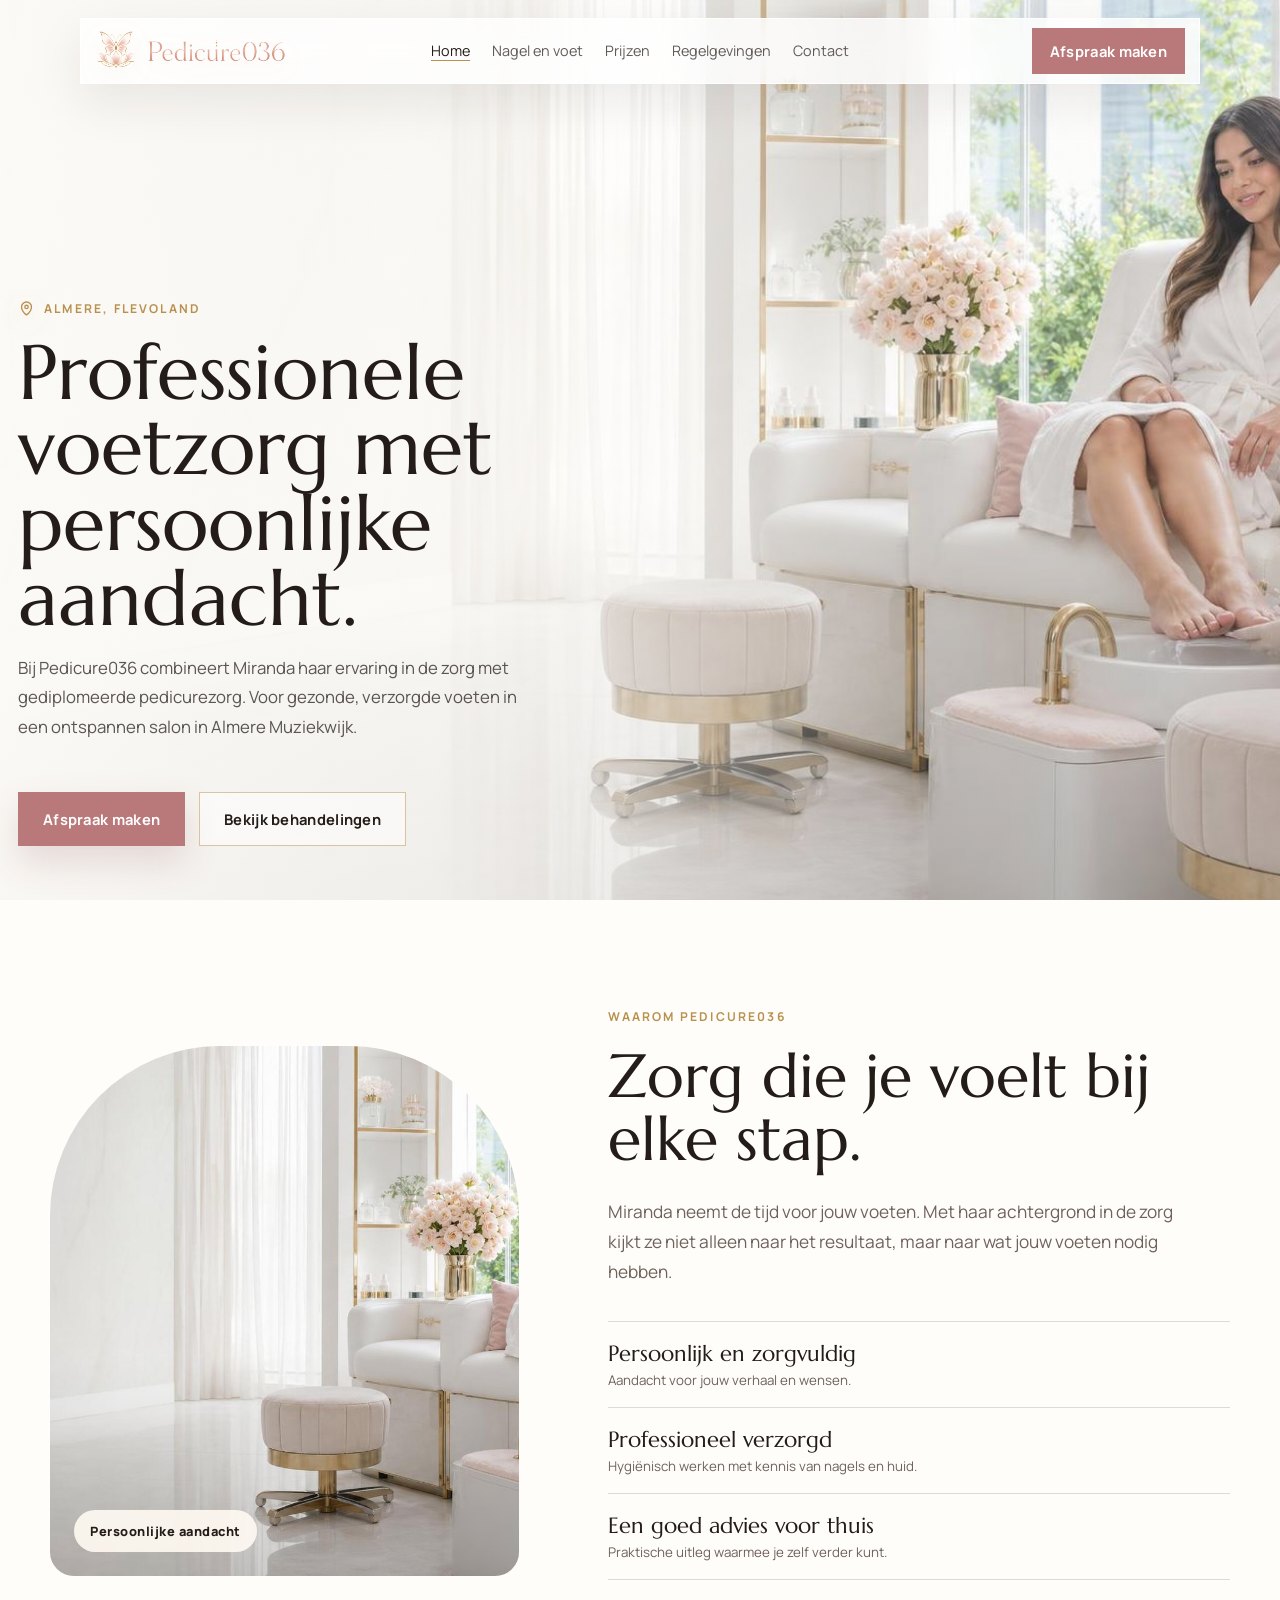
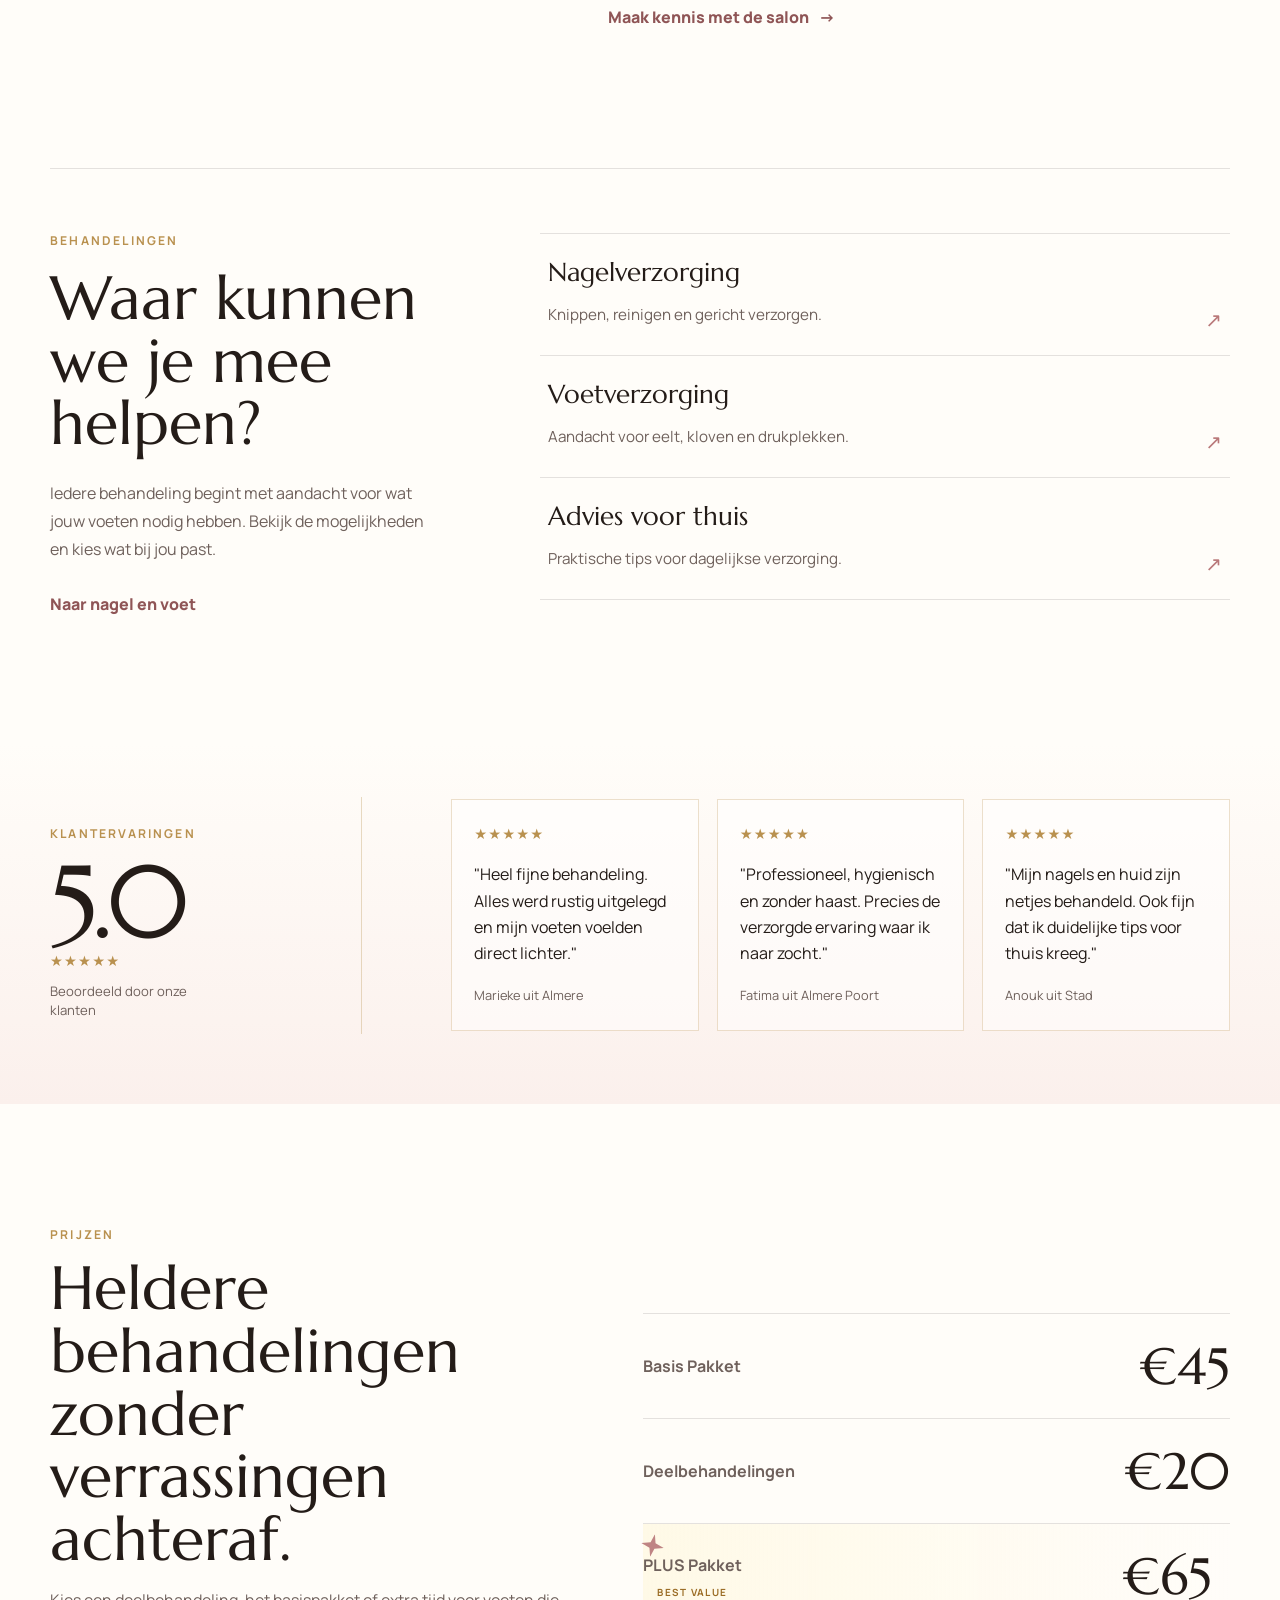
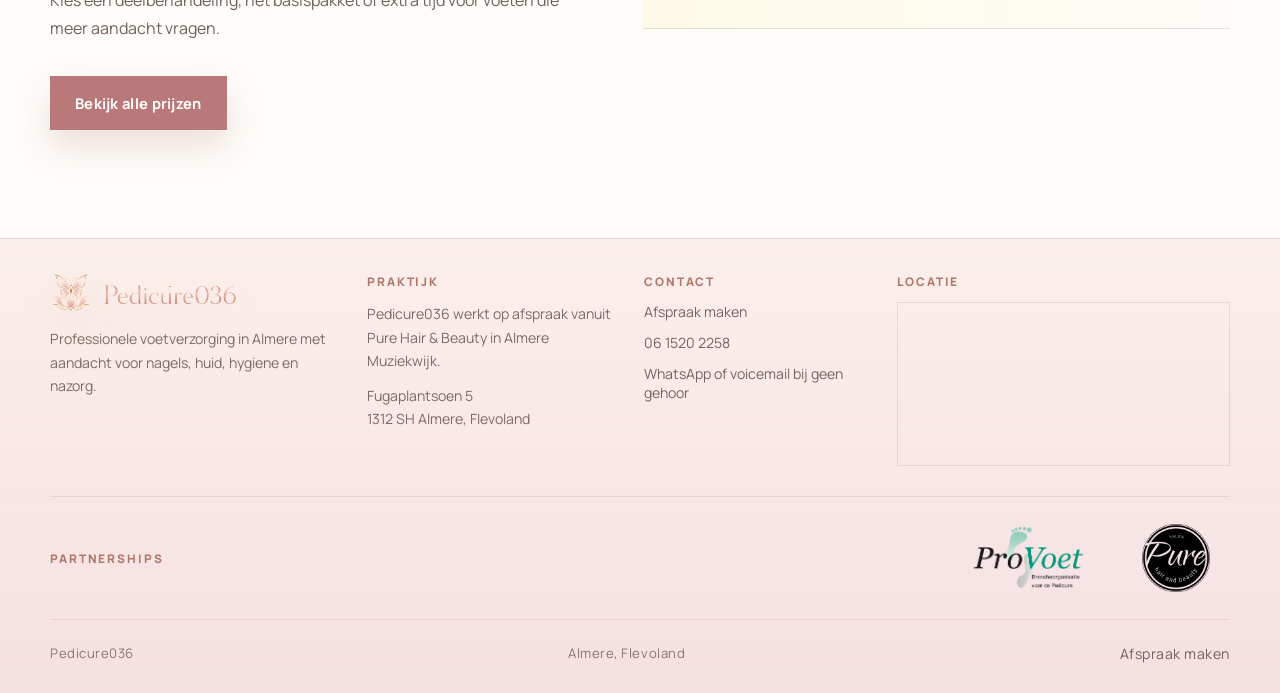
<file: index.html>
<!doctype html>
<html lang="nl">
  <head>
    <meta charset="utf-8">
    <meta name="viewport" content="width=device-width, initial-scale=1">
    <title>Pedicure036 | Hoogwaardige pedicure in Almere</title>
    <meta name="description" content="Pedicure036 biedt professionele voetverzorging in Almere met aandacht voor gezonde nagels en huid. Maak eenvoudig een afspraak.">
    <meta name="robots" content="index, follow">
    <meta property="og:title" content="Pedicure036 | Professionele pedicure in Almere">
    <meta property="og:description" content="Hoogwaardige voetverzorging met focus op gezonde nagels, huid en comfort.">
    <meta property="og:type" content="website">
    <meta property="og:image" content="assets/pedicure036-logo.png">
    <link rel="canonical" href="https://pedicure036.nl/">
    <link rel="preconnect" href="https://fonts.googleapis.com">
    <link rel="preconnect" href="https://fonts.gstatic.com" crossorigin>
    <link href="https://fonts.googleapis.com/css2?family=Manrope:wght@400;500;600;700&family=Marcellus&display=swap" rel="stylesheet">
    <link rel="preload" href="assets/styles.css" as="style">
    <link rel="stylesheet" href="assets/styles.css">
    <script type="application/ld+json">
      {
        "@context": "https://schema.org",
        "@type": "HealthAndBeautyBusiness",
        "name": "Pedicure036",
        "description": "Professionele pedicure in Almere voor nagel- en huidverzorging.",
        "areaServed": "Almere",
        "url": "https://pedicure036.nl/",
        "priceRange": "$$"
      }
    </script>
  </head>
  <body data-page="home">
    <a class="skip-link" href="#inhoud">Naar inhoud</a>
    <header class="site-header" data-header>
      <a class="brand" href="index.html" aria-label="Pedicure036 home">
        <img class="brand-mark" src="assets/pedicure036-mark.png" alt="" aria-hidden="true">
        <img class="brand-wordmark" src="assets/pedicure036-wordmark.png" alt="Pedicure036">
      </a>
      <button class="nav-toggle" type="button" aria-label="Menu openen" aria-expanded="false" data-nav-toggle>
        <span></span><span></span><span></span>
      </button>
      <nav class="site-nav" aria-label="Hoofdnavigatie" data-nav>
        <a href="index.html" aria-current="page">Home</a>
        <a href="nagel-en-huid.html">Nagel en voet</a>
        <a href="prijzen.html">Prijzen</a>
        <a href="regelgevingen.html">Regelgevingen</a>
        <a href="contact.html">Contact</a>
      </nav>
      <a class="header-cta" href="contact.html#afspraak">Afspraak maken</a>
    </header>

    <main id="inhoud">
      <section class="hero salon-hero">
        <div class="hero-image" role="img" aria-label="Luxe pedicurebehandeling in een lichte salon"></div>
        <div class="hero-shade" aria-hidden="true"></div>
        <div class="hero-copy reveal">
          <p class="eyebrow hero-location">
            <svg viewBox="0 0 24 24" aria-hidden="true">
              <path d="M12 21s7-5.1 7-11.2A7 7 0 0 0 5 9.8C5 15.9 12 21 12 21Z"></path>
              <circle cx="12" cy="9.8" r="2.4"></circle>
            </svg>
            <span>Almere, Flevoland</span>
          </p>
          <h1>Professionele voetzorg met persoonlijke aandacht.</h1>
          <p class="hero-intro">Bij Pedicure036 combineert Miranda haar ervaring in de zorg met gediplomeerde pedicurezorg. Voor gezonde, verzorgde voeten in een ontspannen salon in Almere Muziekwijk.</p>
          <div class="hero-actions">
            <a class="button primary" href="contact.html#afspraak">Afspraak maken</a>
            <a class="button secondary" href="nagel-en-huid.html">Bekijk behandelingen</a>
          </div>
        </div>
      </section>

      <section class="section-shell care-intro">
        <div class="care-intro-image reveal">
          <img src="assets/pedicure036-hero.jpg" alt="Pedicurebehandeling in de salon">
          <span class="care-intro-badge">Persoonlijke aandacht</span>
        </div>
        <div class="care-intro-content reveal">
          <p class="section-kicker">Waarom Pedicure036</p>
          <h2>Zorg die je voelt bij elke stap.</h2>
          <p class="care-intro-lead">Miranda neemt de tijd voor jouw voeten. Met haar achtergrond in de zorg kijkt ze niet alleen naar het resultaat, maar naar wat jouw voeten nodig hebben.</p>
          <div class="care-points" aria-label="Kwaliteiten van Pedicure036">
            <div class="care-point"><div><strong>Persoonlijk en zorgvuldig</strong><small>Aandacht voor jouw verhaal en wensen.</small></div></div>
            <div class="care-point"><div><strong>Professioneel verzorgd</strong><small>Hygiënisch werken met kennis van nagels en huid.</small></div></div>
            <div class="care-point"><div><strong>Een goed advies voor thuis</strong><small>Praktische uitleg waarmee je zelf verder kunt.</small></div></div>
          </div>
          <a class="text-link" href="contact.html#afspraak">Maak kennis met de salon <span aria-hidden="true">→</span></a>
        </div>
      </section>

      <section class="section-shell service-preview editorial-block">
        <div class="service-panel reveal">
          <p class="eyebrow">Behandelingen</p>
          <h2>Waar kunnen we je mee helpen?</h2>
          <p>Iedere behandeling begint met aandacht voor wat jouw voeten nodig hebben. Bekijk de mogelijkheden en kies wat bij jou past.</p>
          <a class="text-link" href="nagel-en-huid.html">Naar nagel en voet</a>
        </div>
        <div class="service-list reveal" aria-label="Behandelpunten">
          <div class="service-item">
            <strong>Nagelverzorging</strong>
            <small>Knippen, reinigen en gericht verzorgen.</small>
          </div>
          <div class="service-item">
            <strong>Voetverzorging</strong>
            <small>Aandacht voor eelt, kloven en drukplekken.</small>
          </div>
          <div class="service-item">
            <strong>Advies voor thuis</strong>
            <small>Praktische tips voor dagelijkse verzorging.</small>
          </div>
        </div>
      </section>

      <section class="review-section">
        <div class="review-proof reveal" aria-label="Klantervaringen">
          <div class="review-score">
            <p class="eyebrow">Klantervaringen</p>
            <strong>5.0</strong>
            <div class="review-stars" aria-label="5 van 5 sterren">★★★★★</div>
            <span>Beoordeeld door onze klanten</span>
          </div>
          <div class="review-list">
          <article class="review-card">
            <div class="review-stars" aria-label="5 van 5 sterren">★★★★★</div>
            <p>"Heel fijne behandeling. Alles werd rustig uitgelegd en mijn voeten voelden direct lichter."</p>
            <span>Marieke uit Almere</span>
          </article>
          <article class="review-card">
            <div class="review-stars" aria-label="5 van 5 sterren">★★★★★</div>
            <p>"Professioneel, hygienisch en zonder haast. Precies de verzorgde ervaring waar ik naar zocht."</p>
            <span>Fatima uit Almere Poort</span>
          </article>
          <article class="review-card">
            <div class="review-stars" aria-label="5 van 5 sterren">★★★★★</div>
            <p>"Mijn nagels en huid zijn netjes behandeld. Ook fijn dat ik duidelijke tips voor thuis kreeg."</p>
            <span>Anouk uit Stad</span>
          </article>
          <article class="review-card">
            <div class="review-stars" aria-label="5 van 5 sterren">★★★★★</div>
            <p>"Zachte aanpak, mooi resultaat en een salon die schoon en rustig aanvoelt."</p>
            <span>Linda uit Almere Buiten</span>
          </article>
          </div>
        </div>
      </section>

      <section class="section-shell home-pricing reveal">
        <div class="home-pricing-copy">
          <p class="eyebrow">Prijzen</p>
          <h2>Heldere behandelingen zonder verrassingen achteraf.</h2>
          <p>Kies een deelbehandeling, het basispakket of extra tijd voor voeten die meer aandacht vragen.</p>
          <a class="button primary magnetic" href="prijzen.html">Bekijk alle prijzen</a>
        </div>
        <div class="home-price-list" aria-label="Korte prijzen overview">
          <a href="prijzen.html" class="home-price-row">
            <span>Basis Pakket</span>
            <strong>€45</strong>
          </a>
          <a href="prijzen.html" class="home-price-row">
            <span>Deelbehandelingen</span>
            <strong>€20</strong>
          </a>
          <a href="prijzen.html" class="home-price-row is-featured">
            <span class="plus-package-label">PLUS Pakket <em>BEST VALUE</em></span>
            <strong>€65</strong>
          </a>
        </div>
      </section>

    </main>

    <footer class="site-footer">
      <div class="footer-main">
        <section class="footer-column footer-brand">
          <a class="footer-logo-lockup" href="index.html" aria-label="Pedicure036 home">
            <img class="footer-mark" src="assets/pedicure036-mark.png" alt="" aria-hidden="true">
            <img class="footer-wordmark" src="assets/pedicure036-wordmark.png" alt="Pedicure036">
          </a>
          <p>Professionele voetverzorging in Almere met aandacht voor nagels, huid, hygiene en nazorg.</p>
        </section>
        <section class="footer-column">
          <span class="footer-title">Praktijk</span>
          <p>Pedicure036 werkt op afspraak vanuit Pure Hair & Beauty in Almere Muziekwijk.</p>
          <p>Fugaplantsoen 5<br>1312 SH Almere, Flevoland</p>
        </section>
        <section class="footer-column footer-contact">
          <span class="footer-title">Contact</span>
          <a href="contact.html#afspraak">Afspraak maken</a>
          <a href="tel:+31615202258">06 1520 2258</a>
          <a href="tel:+31615202258">WhatsApp of voicemail bij geen gehoor</a>
        </section>
        <section class="footer-column footer-map">
          <span class="footer-title">Locatie</span>
          <iframe title="Google Maps locatie Pure Hair & Beauty" src="https://www.google.com/maps?q=Fugaplantsoen%205%2C%201312%20SH%20Almere&output=embed" loading="lazy" referrerpolicy="no-referrer-when-downgrade"></iframe>
        </section>
      </div>
      <div class="footer-partners">
        <span class="footer-title">Partnerships</span>
        <div class="partner-logos">
          <a href="https://www.provoet.nl/" target="_blank" rel="noopener" aria-label="ProVoet">
            <img src="assets/provoet-logo.png" alt="ProVoet">
          </a>
          <a href="https://www.purehairandbeauty.nl/" target="_blank" rel="noopener" aria-label="Pure Hair and Beauty">
            <img src="assets/pure-hair-beauty-logo.png" alt="Pure Hair and Beauty">
          </a>
        </div>
      </div>
      <div class="footer-bottom">
        <span>Pedicure036</span>
        <span>Almere, Flevoland</span>
        <a href="contact.html#afspraak">Afspraak maken</a>
      </div>
    </footer>
    <script src="assets/main.js" defer></script>
  </body>
</html>
</file>
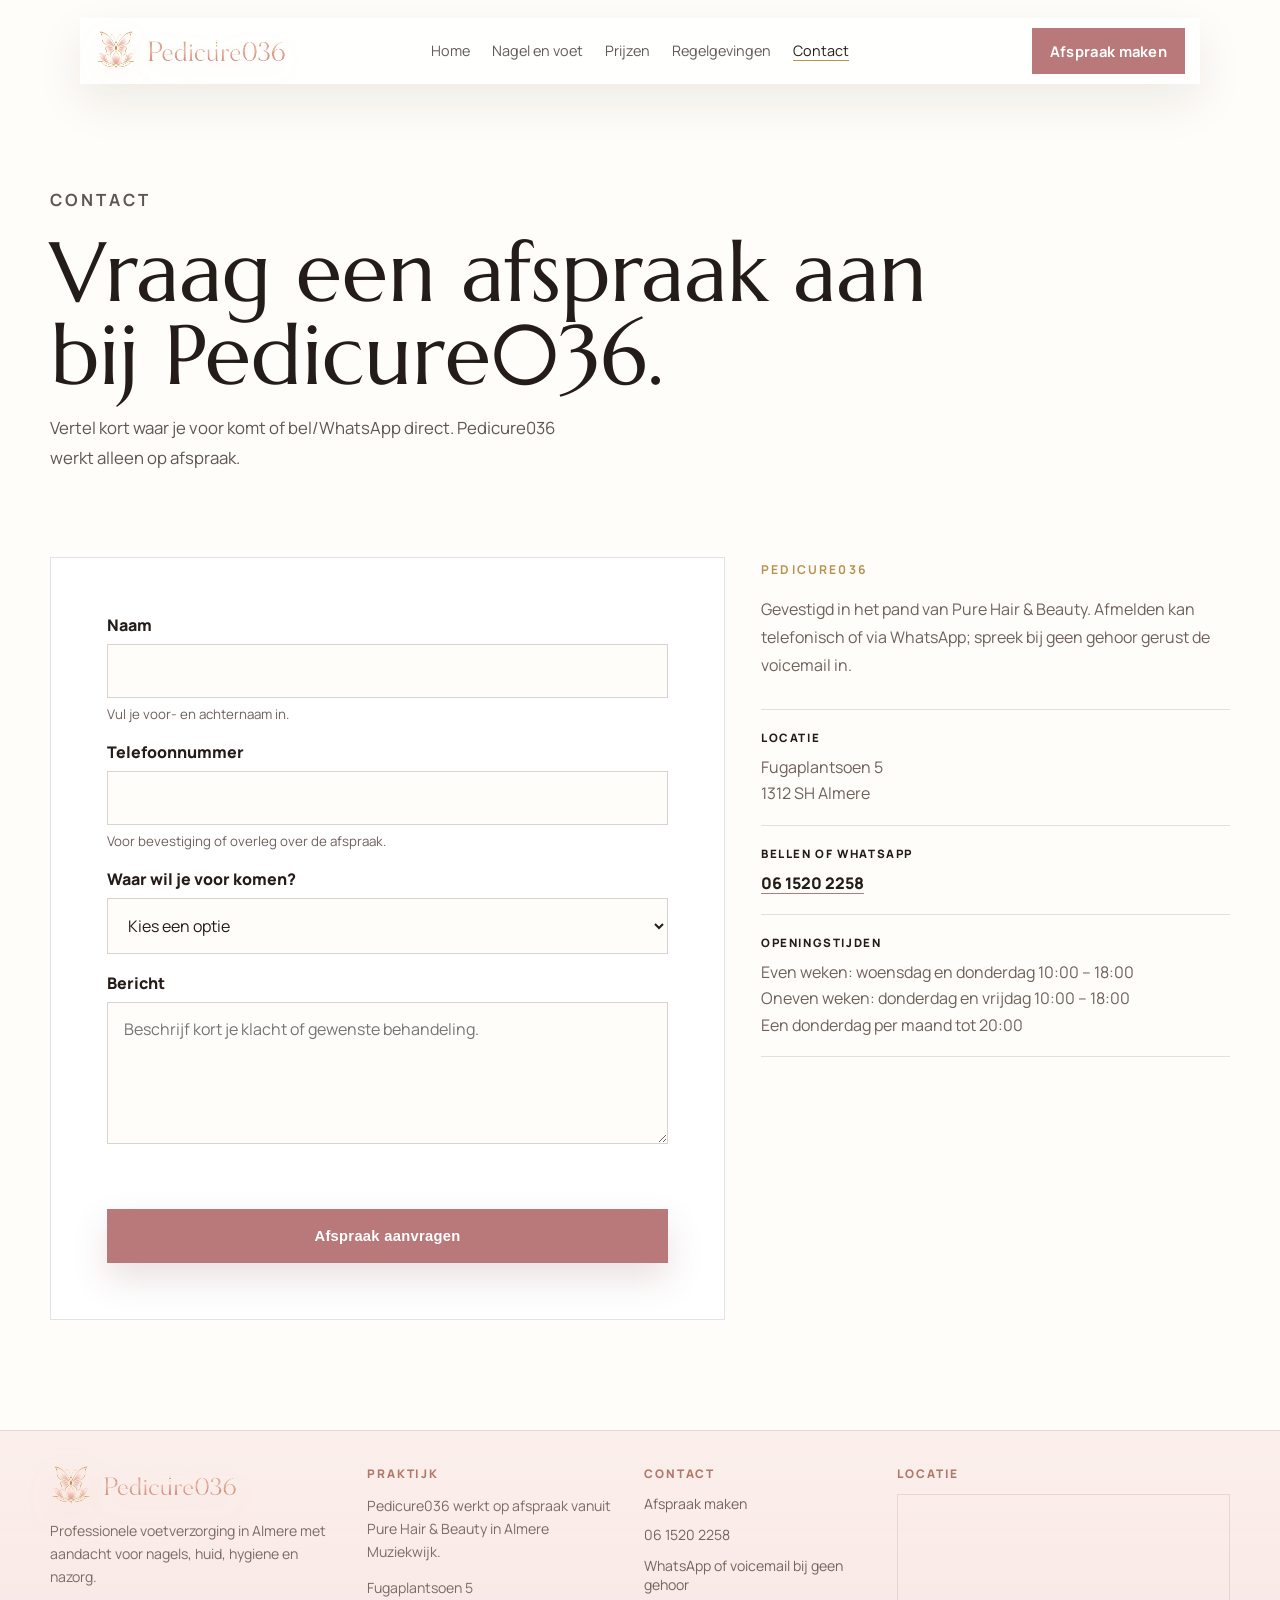
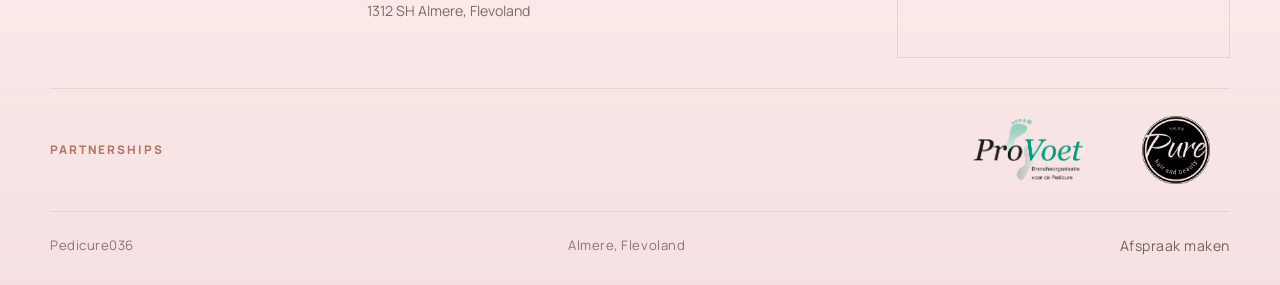
<file: contact.html>
<!doctype html>
<html lang="nl">
  <head>
    <meta charset="utf-8">
    <meta name="viewport" content="width=device-width, initial-scale=1">
    <title>Contact en afspraak maken | Pedicure036</title>
    <meta name="description" content="Neem contact op met Pedicure036 in Almere of vraag direct een afspraak aan voor professionele pedicurezorg.">
    <meta name="robots" content="index, follow">
    <link rel="canonical" href="https://pedicure036.nl/contact">
    <link rel="preconnect" href="https://fonts.googleapis.com">
    <link rel="preconnect" href="https://fonts.gstatic.com" crossorigin>
    <link href="https://fonts.googleapis.com/css2?family=Manrope:wght@400;500;600;700&family=Marcellus&display=swap" rel="stylesheet">
    <link rel="stylesheet" href="assets/styles.css">
  </head>
  <body data-page="contact">
    <header class="site-header" data-header>
      <a class="brand" href="index.html"><img class="brand-mark" src="assets/pedicure036-mark.png" alt="" aria-hidden="true"><img class="brand-wordmark" src="assets/pedicure036-wordmark.png" alt="Pedicure036"></a>
      <button class="nav-toggle" type="button" aria-label="Menu openen" aria-expanded="false" data-nav-toggle><span></span><span></span></button>
      <nav class="site-nav" aria-label="Hoofdnavigatie" data-nav>
        <a href="index.html">Home</a>
        <a href="nagel-en-huid.html">Nagel en voet</a>
        <a href="prijzen.html">Prijzen</a>
        <a href="regelgevingen.html">Regelgevingen</a>
        <a href="contact.html" aria-current="page">Contact</a>
      </nav>
      <a class="header-cta" href="#afspraak">Afspraak maken</a>
    </header>

    <main>
      <section class="page-hero section-shell reveal">
        <p class="eyebrow">Contact</p>
        <h1>Vraag een afspraak aan bij Pedicure036.</h1>
        <p>Vertel kort waar je voor komt of bel/WhatsApp direct. Pedicure036 werkt alleen op afspraak.</p>
      </section>

      <section class="section-shell contact-layout" id="afspraak">
        <form class="contact-form reveal" data-contact-form>
          <div>
            <label for="naam">Naam</label>
            <input id="naam" name="naam" type="text" autocomplete="name" required>
            <small>Vul je voor- en achternaam in.</small>
          </div>
          <div>
            <label for="telefoon">Telefoonnummer</label>
            <input id="telefoon" name="telefoon" type="tel" autocomplete="tel" required>
            <small>Voor bevestiging of overleg over de afspraak.</small>
          </div>
          <div>
            <label for="behandeling">Waar wil je voor komen?</label>
            <select id="behandeling" name="behandeling" required>
              <option value="">Kies een optie</option>
              <option>Pedicure036 basis pakket</option>
              <option>Pedicure036 kort</option>
              <option>Pedicure036 + pakket</option>
              <option>Ik twijfel nog</option>
            </select>
          </div>
          <div>
            <label for="bericht">Bericht</label>
            <textarea id="bericht" name="bericht" rows="5" placeholder="Beschrijf kort je klacht of gewenste behandeling."></textarea>
          </div>
          <p class="form-status" data-form-status aria-live="polite"></p>
          <button class="button primary magnetic" type="submit">Afspraak aanvragen</button>
        </form>

        <aside class="contact-card reveal">
          <span class="tiny-label">Pedicure036</span>
          <p>Gevestigd in het pand van Pure Hair & Beauty. Afmelden kan telefonisch of via WhatsApp; spreek bij geen gehoor gerust de voicemail in.</p>
          <div class="contact-details" aria-label="Contactgegevens en openingstijden">
            <div class="contact-detail">
              <span class="detail-label">Locatie</span>
              <span>Fugaplantsoen 5<br>1312 SH Almere</span>
            </div>
            <div class="contact-detail">
              <span class="detail-label">Bellen of WhatsApp</span>
              <a href="tel:+31615202258">06 1520 2258</a>
            </div>
            <div class="contact-detail">
              <span class="detail-label">Openingstijden</span>
              <span>Even weken: woensdag en donderdag 10:00 – 18:00<br>Oneven weken: donderdag en vrijdag 10:00 – 18:00<br>Een donderdag per maand tot 20:00</span>
            </div>
          </div>
        </aside>
      </section>
    </main>

    <footer class="site-footer">
      <div class="footer-main">
        <section class="footer-column footer-brand">
          <a class="footer-logo-lockup" href="index.html" aria-label="Pedicure036 home">
            <img class="footer-mark" src="assets/pedicure036-mark.png" alt="" aria-hidden="true">
            <img class="footer-wordmark" src="assets/pedicure036-wordmark.png" alt="Pedicure036">
          </a>
          <p>Professionele voetverzorging in Almere met aandacht voor nagels, huid, hygiene en nazorg.</p>
        </section>
        <section class="footer-column"><span class="footer-title">Praktijk</span><p>Pedicure036 werkt op afspraak vanuit Pure Hair & Beauty in Almere Muziekwijk.</p><p>Fugaplantsoen 5<br>1312 SH Almere, Flevoland</p></section>
        <section class="footer-column footer-contact"><span class="footer-title">Contact</span><a href="contact.html#afspraak">Afspraak maken</a><a href="tel:+31615202258">06 1520 2258</a><a href="tel:+31615202258">WhatsApp of voicemail bij geen gehoor</a></section>
        <section class="footer-column footer-map"><span class="footer-title">Locatie</span><iframe title="Google Maps locatie Pure Hair & Beauty" src="https://www.google.com/maps?q=Fugaplantsoen%205%2C%201312%20SH%20Almere&output=embed" loading="lazy" referrerpolicy="no-referrer-when-downgrade"></iframe></section>
      </div>
      <div class="footer-partners"><span class="footer-title">Partnerships</span><div class="partner-logos"><a href="https://www.provoet.nl/" target="_blank" rel="noopener" aria-label="ProVoet"><img src="assets/provoet-logo.png" alt="ProVoet"></a><a href="https://www.purehairandbeauty.nl/" target="_blank" rel="noopener" aria-label="Pure Hair and Beauty"><img src="assets/pure-hair-beauty-logo.png" alt="Pure Hair and Beauty"></a></div></div>
      <div class="footer-bottom"><span>Pedicure036</span><span>Almere, Flevoland</span><a href="contact.html#afspraak">Afspraak maken</a></div>
    </footer>
    <script src="assets/main.js" defer></script>
  </body>
</html>
</file>
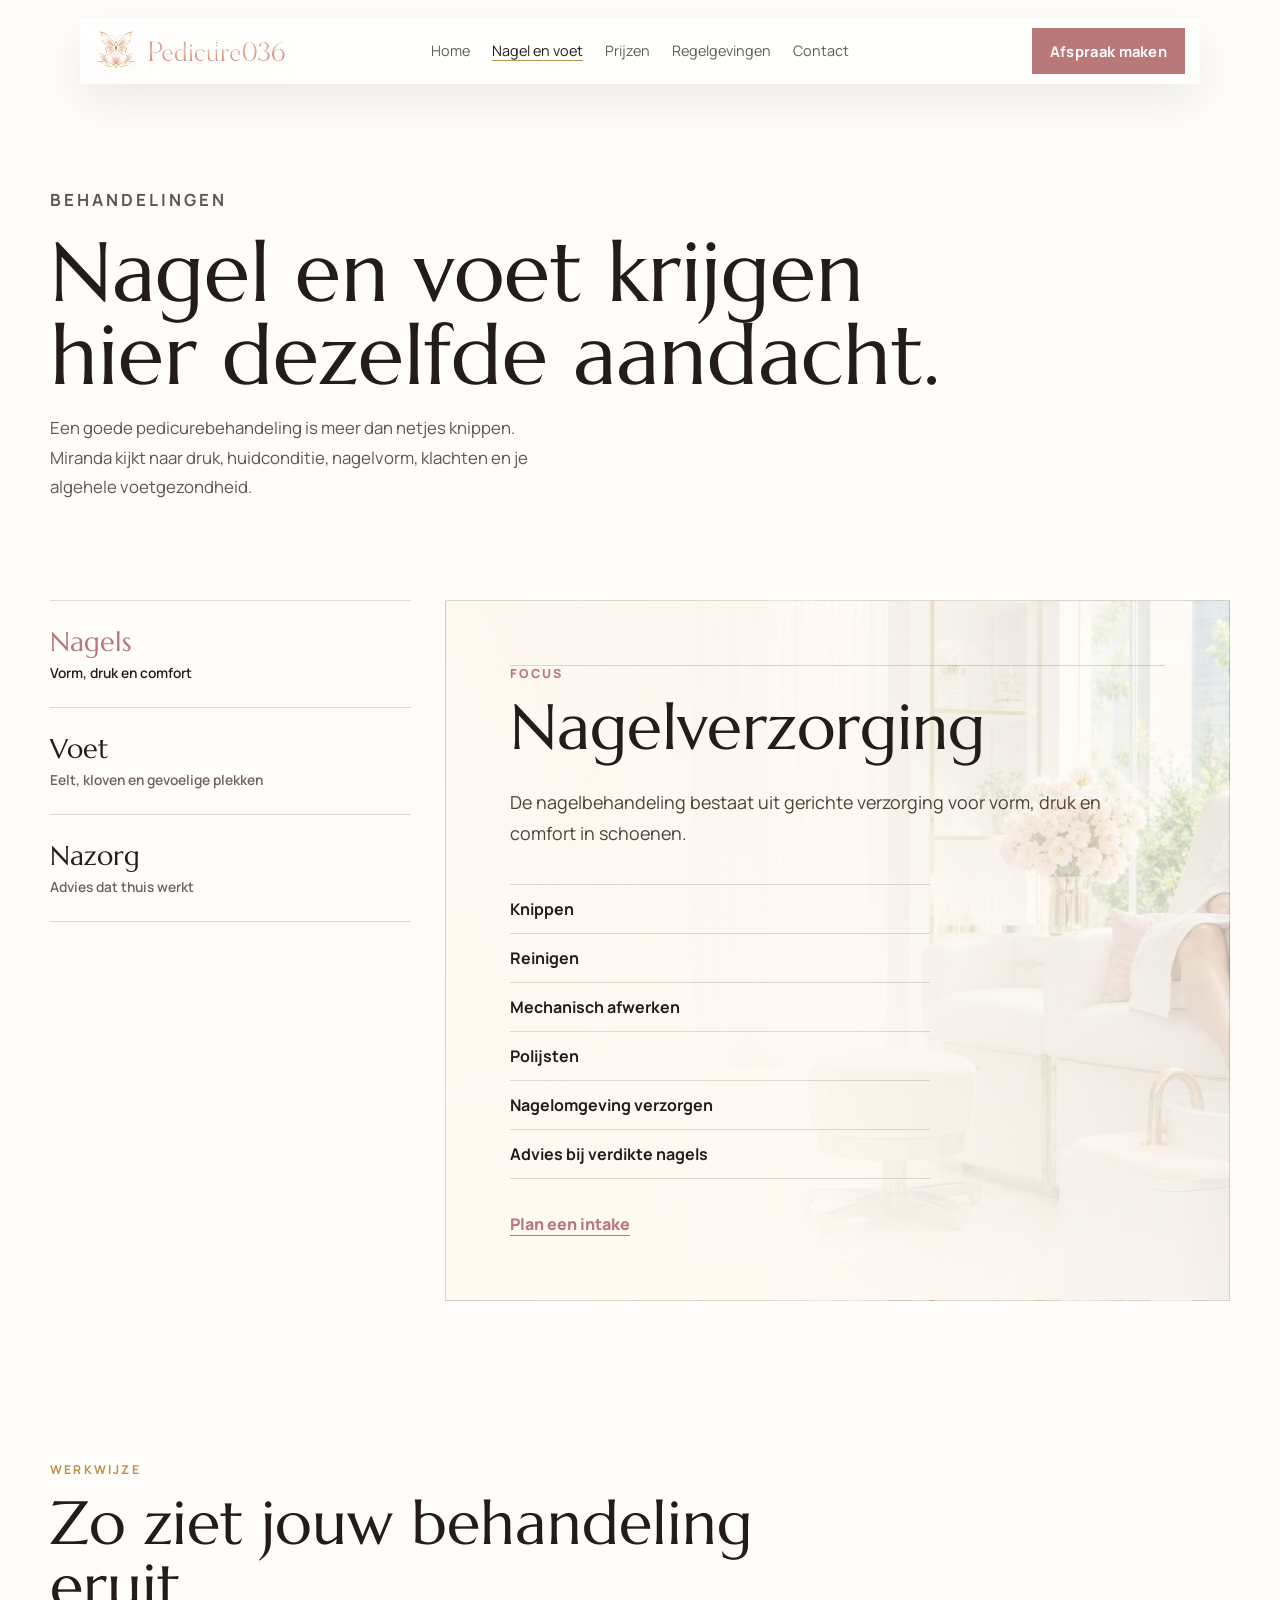
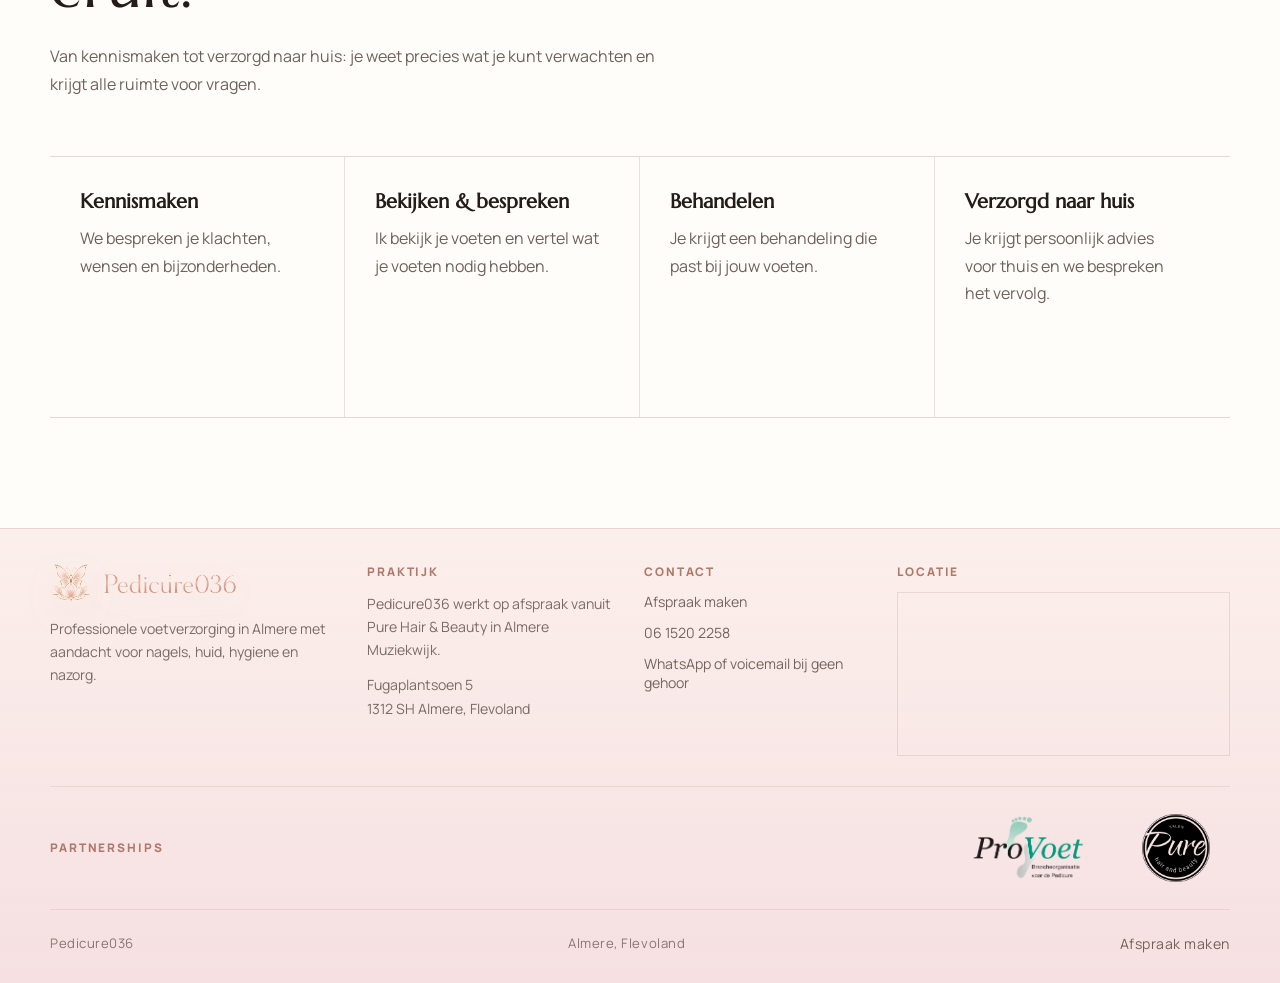
<file: nagel-en-huid.html>
<!doctype html>
<html lang="nl">
  <head>
    <meta charset="utf-8">
    <meta name="viewport" content="width=device-width, initial-scale=1">
    <title>Nagel en voet | Pedicure036</title>
    <meta name="description" content="Lees hoe Pedicure036 helpt bij nagelverzorging, eelt, kloven, drukplekken en huidcomfort. Professionele pedicure in Almere.">
    <meta name="robots" content="index, follow">
    <link rel="canonical" href="https://pedicure036.nl/nagel-en-huid">
    <link rel="preconnect" href="https://fonts.googleapis.com">
    <link rel="preconnect" href="https://fonts.gstatic.com" crossorigin>
    <link href="https://fonts.googleapis.com/css2?family=Manrope:wght@400;500;600;700&family=Marcellus&display=swap" rel="stylesheet">
    <link rel="stylesheet" href="assets/styles.css">
  </head>
  <body data-page="nagel">
    <header class="site-header" data-header>
      <a class="brand" href="index.html"><img class="brand-mark" src="assets/pedicure036-mark.png" alt="" aria-hidden="true"><img class="brand-wordmark" src="assets/pedicure036-wordmark.png" alt="Pedicure036"></a>
      <button class="nav-toggle" type="button" aria-label="Menu openen" aria-expanded="false" data-nav-toggle><span></span><span></span></button>
      <nav class="site-nav" aria-label="Hoofdnavigatie" data-nav>
        <a href="index.html">Home</a>
        <a href="nagel-en-huid.html" aria-current="page">Nagel en voet</a>
        <a href="prijzen.html">Prijzen</a>
        <a href="regelgevingen.html">Regelgevingen</a>
        <a href="contact.html">Contact</a>
      </nav>
      <a class="header-cta" href="contact.html#afspraak">Afspraak maken</a>
    </header>

    <main>
      <section class="page-hero section-shell reveal">
        <p class="eyebrow">Behandelingen</p>
        <h1>Nagel en voet krijgen hier dezelfde aandacht.</h1>
        <p>Een goede pedicurebehandeling is meer dan netjes knippen. Miranda kijkt naar druk, huidconditie, nagelvorm, klachten en je algehele voetgezondheid.</p>
      </section>

      <section class="section-shell care-studio reveal" aria-label="Nagel en voet onderdelen" data-care-studio>
        <div class="care-menu" role="tablist" aria-label="Kies behandeling">
          <button class="care-tab is-active" type="button" role="tab" aria-selected="true" data-care-tab="nagels">
            <strong>Nagels</strong>
            <small>Vorm, druk en comfort</small>
          </button>
          <button class="care-tab" type="button" role="tab" aria-selected="false" data-care-tab="huid">
            <strong>Voet</strong>
            <small>Eelt, kloven en gevoelige plekken</small>
          </button>
          <button class="care-tab" type="button" role="tab" aria-selected="false" data-care-tab="advies">
            <strong>Nazorg</strong>
            <small>Advies dat thuis werkt</small>
          </button>
        </div>

        <div class="care-panel" data-care-panel>
          <div class="care-panel-header">
            <span data-care-kicker>Focus</span>
            <h2 data-care-title>Nagelverzorging</h2>
          </div>
          <p data-care-copy>De nagelbehandeling bestaat uit gerichte verzorging voor vorm, druk en comfort in schoenen.</p>
          <div class="care-lines" aria-label="Behandelpunten" data-care-lines>
            <span>Knippen</span>
            <span>Reinigen</span>
            <span>Mechanisch afwerken</span>
            <span>Polijsten</span>
            <span>Nagelomgeving verzorgen</span>
            <span>Advies bij verdikte nagels</span>
          </div>
          <a class="care-cta" href="contact.html#afspraak">Plan een intake</a>
        </div>
      </section>

      <section class="section-shell split-detail process-section">
        <div class="reveal">
          <p class="eyebrow">Werkwijze</p>
          <h2>Zo ziet jouw behandeling eruit.</h2>
          <p class="split-intro">Van kennismaken tot verzorgd naar huis: je weet precies wat je kunt verwachten en krijgt alle ruimte voor vragen.</p>
        </div>
        <div class="timeline reveal">
          <div><p><strong>Kennismaken</strong>We bespreken je klachten, wensen en bijzonderheden.</p></div>
          <div><p><strong>Bekijken &amp; bespreken</strong>Ik bekijk je voeten en vertel wat je voeten nodig hebben.</p></div>
          <div><p><strong>Behandelen</strong>Je krijgt een behandeling die past bij jouw voeten.</p></div>
          <div><p><strong>Verzorgd naar huis</strong>Je krijgt persoonlijk advies voor thuis en we bespreken het vervolg.</p></div>
        </div>
      </section>
    </main>

    <footer class="site-footer">
      <div class="footer-main">
        <section class="footer-column footer-brand"><a class="footer-logo-lockup" href="index.html" aria-label="Pedicure036 home"><img class="footer-mark" src="assets/pedicure036-mark.png" alt="" aria-hidden="true"><img class="footer-wordmark" src="assets/pedicure036-wordmark.png" alt="Pedicure036"></a><p>Professionele voetverzorging in Almere met aandacht voor nagels, huid, hygiene en nazorg.</p></section>
        <section class="footer-column"><span class="footer-title">Praktijk</span><p>Pedicure036 werkt op afspraak vanuit Pure Hair & Beauty in Almere Muziekwijk.</p><p>Fugaplantsoen 5<br>1312 SH Almere, Flevoland</p></section>
        <section class="footer-column footer-contact"><span class="footer-title">Contact</span><a href="contact.html#afspraak">Afspraak maken</a><a href="tel:+31615202258">06 1520 2258</a><a href="tel:+31615202258">WhatsApp of voicemail bij geen gehoor</a></section>
        <section class="footer-column footer-map"><span class="footer-title">Locatie</span><iframe title="Google Maps locatie Pure Hair & Beauty" src="https://www.google.com/maps?q=Fugaplantsoen%205%2C%201312%20SH%20Almere&output=embed" loading="lazy" referrerpolicy="no-referrer-when-downgrade"></iframe></section>
      </div>
      <div class="footer-partners"><span class="footer-title">Partnerships</span><div class="partner-logos"><a href="https://www.provoet.nl/" target="_blank" rel="noopener" aria-label="ProVoet"><img src="assets/provoet-logo.png" alt="ProVoet"></a><a href="https://www.purehairandbeauty.nl/" target="_blank" rel="noopener" aria-label="Pure Hair and Beauty"><img src="assets/pure-hair-beauty-logo.png" alt="Pure Hair and Beauty"></a></div></div>
      <div class="footer-bottom"><span>Pedicure036</span><span>Almere, Flevoland</span><a href="contact.html#afspraak">Afspraak maken</a></div>
    </footer>
    <script src="https://cdn.jsdelivr.net/npm/gsap@3.12.7/dist/gsap.min.js" defer></script>
    <script src="assets/main.js" defer></script>
  </body>
</html>
</file>
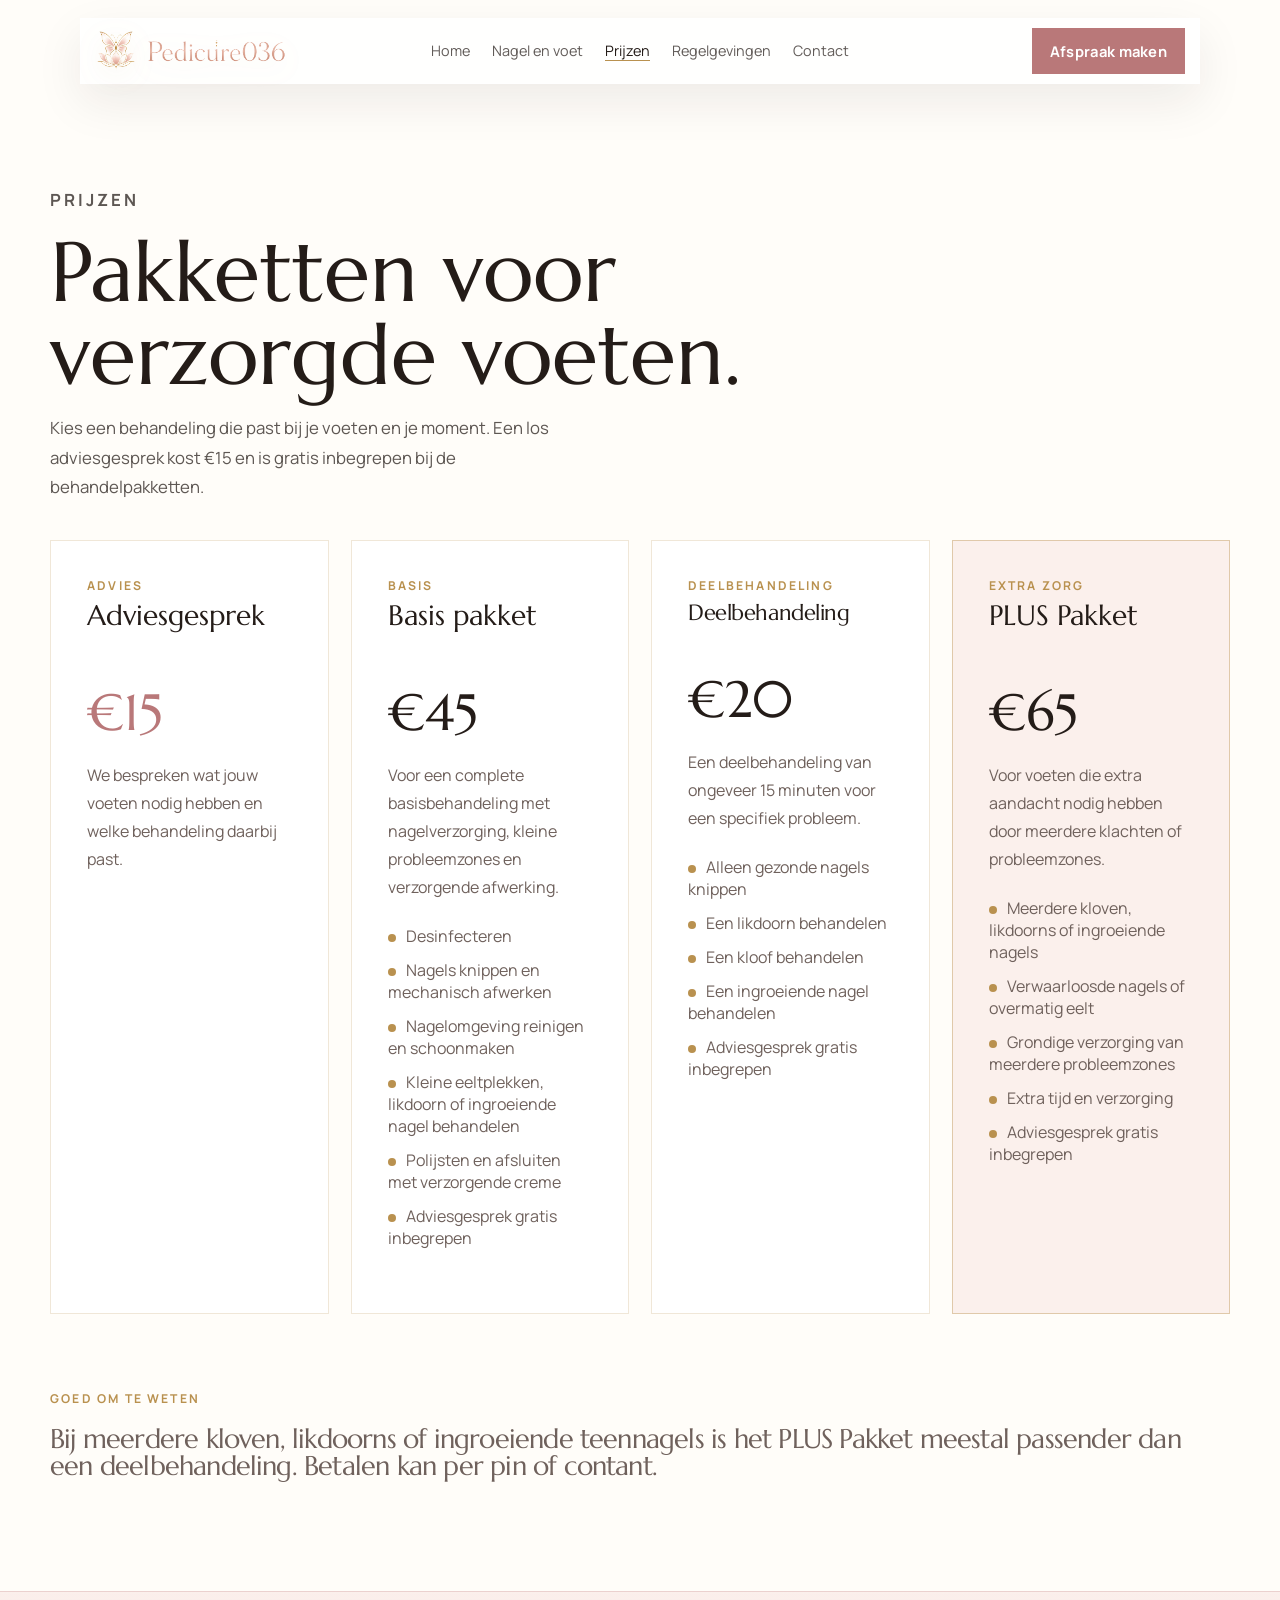
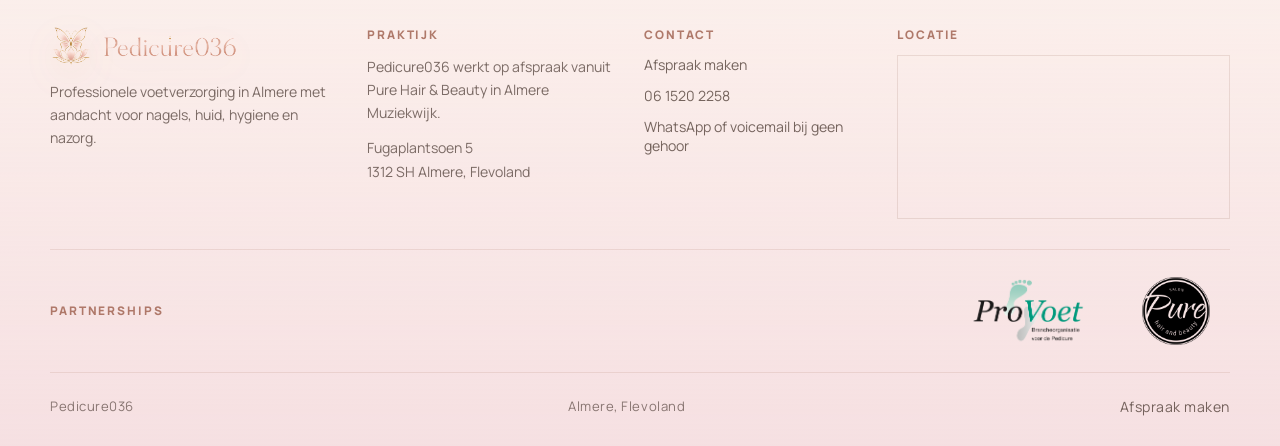
<file: prijzen.html>
<!doctype html>
<html lang="nl">
  <head>
    <meta charset="utf-8">
    <meta name="viewport" content="width=device-width, initial-scale=1">
    <title>Prijzen en pakketten | Pedicure036</title>
    <meta name="description" content="Bekijk de prijzen en pakketten van Pedicure036 in Almere voor basis pedicure, korte deelbehandelingen en het Pedicure036 plus pakket.">
    <meta name="robots" content="index, follow">
    <link rel="canonical" href="https://pedicure036.nl/prijzen">
    <link rel="preconnect" href="https://fonts.googleapis.com">
    <link rel="preconnect" href="https://fonts.gstatic.com" crossorigin>
    <link href="https://fonts.googleapis.com/css2?family=Manrope:wght@400;500;600;700&family=Marcellus&display=swap" rel="stylesheet">
    <link rel="stylesheet" href="assets/styles.css">
  </head>
  <body data-page="prijzen">
    <header class="site-header" data-header>
      <a class="brand" href="index.html"><img class="brand-mark" src="assets/pedicure036-mark.png" alt="" aria-hidden="true"><img class="brand-wordmark" src="assets/pedicure036-wordmark.png" alt="Pedicure036"></a>
      <button class="nav-toggle" type="button" aria-label="Menu openen" aria-expanded="false" data-nav-toggle><span></span><span></span></button>
      <nav class="site-nav" aria-label="Hoofdnavigatie" data-nav>
        <a href="index.html">Home</a>
        <a href="nagel-en-huid.html">Nagel en voet</a>
        <a href="prijzen.html" aria-current="page">Prijzen</a>
        <a href="regelgevingen.html">Regelgevingen</a>
        <a href="contact.html">Contact</a>
      </nav>
      <a class="header-cta" href="contact.html#afspraak">Afspraak maken</a>
    </header>

    <main>
      <section class="page-hero pricing-hero section-shell reveal">
        <p class="eyebrow">Prijzen</p>
        <h1>Pakketten voor verzorgde voeten.</h1>
        <p>Kies een behandeling die past bij je voeten en je moment. Een los adviesgesprek kost €15 en is gratis inbegrepen bij de behandelpakketten.</p>
      </section>

      <section class="section-shell pricing-grid" aria-label="Pedicure pakketten">
        <article class="price-card intake-card reveal">
          <span class="tiny-label">Advies</span>
          <h2>Adviesgesprek</h2>
          <p class="price">€15</p>
          <p>We bespreken wat jouw voeten nodig hebben en welke behandeling daarbij past.</p>
        </article>
        <article class="price-card reveal">
          <span class="tiny-label">Basis</span>
          <h2>Basis pakket</h2>
          <p class="price">€45</p>
          <p>Voor een complete basisbehandeling met nagelverzorging, kleine probleemzones en verzorgende afwerking.</p>
          <ul>
            <li>Desinfecteren</li>
            <li>Nagels knippen en mechanisch afwerken</li>
            <li>Nagelomgeving reinigen en schoonmaken</li>
            <li>Kleine eeltplekken, likdoorn of ingroeiende nagel behandelen</li>
            <li>Polijsten en afsluiten met verzorgende creme</li>
            <li>Adviesgesprek gratis inbegrepen</li>
          </ul>
        </article>

        <article class="price-card reveal">
          <span class="tiny-label">Deelbehandeling</span>
          <h2>Deelbehandeling</h2>
          <p class="price">€20</p>
          <p>Een deelbehandeling van ongeveer 15 minuten voor een specifiek probleem.</p>
          <ul>
            <li>Alleen gezonde nagels knippen</li>
            <li>Een likdoorn behandelen</li>
            <li>Een kloof behandelen</li>
            <li>Een ingroeiende nagel behandelen</li>
            <li>Adviesgesprek gratis inbegrepen</li>
          </ul>
        </article>

        <article class="price-card featured-price reveal">
          <span class="tiny-label">Extra zorg</span>
          <h2>PLUS Pakket</h2>
          <p class="price">€65</p>
          <p>Voor voeten die extra aandacht nodig hebben door meerdere klachten of probleemzones.</p>
          <ul>
            <li>Meerdere kloven, likdoorns of ingroeiende nagels</li>
            <li>Verwaarloosde nagels of overmatig eelt</li>
            <li>Grondige verzorging van meerdere probleemzones</li>
            <li>Extra tijd en verzorging</li>
            <li>Adviesgesprek gratis inbegrepen</li>
          </ul>
        </article>
      </section>

      <section class="section-shell pricing-notes">
        <div class="rules-note reveal">
          <span class="tiny-label">Goed om te weten</span>
          <p>Bij meerdere kloven, likdoorns of ingroeiende teennagels is het PLUS Pakket meestal passender dan een deelbehandeling. Betalen kan per pin of contant.</p>
        </div>
      </section>
    </main>

    <footer class="site-footer">
      <div class="footer-main">
        <section class="footer-column footer-brand"><a class="footer-logo-lockup" href="index.html" aria-label="Pedicure036 home"><img class="footer-mark" src="assets/pedicure036-mark.png" alt="" aria-hidden="true"><img class="footer-wordmark" src="assets/pedicure036-wordmark.png" alt="Pedicure036"></a><p>Professionele voetverzorging in Almere met aandacht voor nagels, huid, hygiene en nazorg.</p></section>
        <section class="footer-column"><span class="footer-title">Praktijk</span><p>Pedicure036 werkt op afspraak vanuit Pure Hair & Beauty in Almere Muziekwijk.</p><p>Fugaplantsoen 5<br>1312 SH Almere, Flevoland</p></section>
        <section class="footer-column footer-contact"><span class="footer-title">Contact</span><a href="contact.html#afspraak">Afspraak maken</a><a href="tel:+31615202258">06 1520 2258</a><a href="tel:+31615202258">WhatsApp of voicemail bij geen gehoor</a></section>
        <section class="footer-column footer-map"><span class="footer-title">Locatie</span><iframe title="Google Maps locatie Pure Hair & Beauty" src="https://www.google.com/maps?q=Fugaplantsoen%205%2C%201312%20SH%20Almere&output=embed" loading="lazy" referrerpolicy="no-referrer-when-downgrade"></iframe></section>
      </div>
      <div class="footer-partners"><span class="footer-title">Partnerships</span><div class="partner-logos"><a href="https://www.provoet.nl/" target="_blank" rel="noopener" aria-label="ProVoet"><img src="assets/provoet-logo.png" alt="ProVoet"></a><a href="https://www.purehairandbeauty.nl/" target="_blank" rel="noopener" aria-label="Pure Hair and Beauty"><img src="assets/pure-hair-beauty-logo.png" alt="Pure Hair and Beauty"></a></div></div>
      <div class="footer-bottom"><span>Pedicure036</span><span>Almere, Flevoland</span><a href="contact.html#afspraak">Afspraak maken</a></div>
    </footer>
    <script src="assets/main.js" defer></script>
  </body>
</html>
</file>
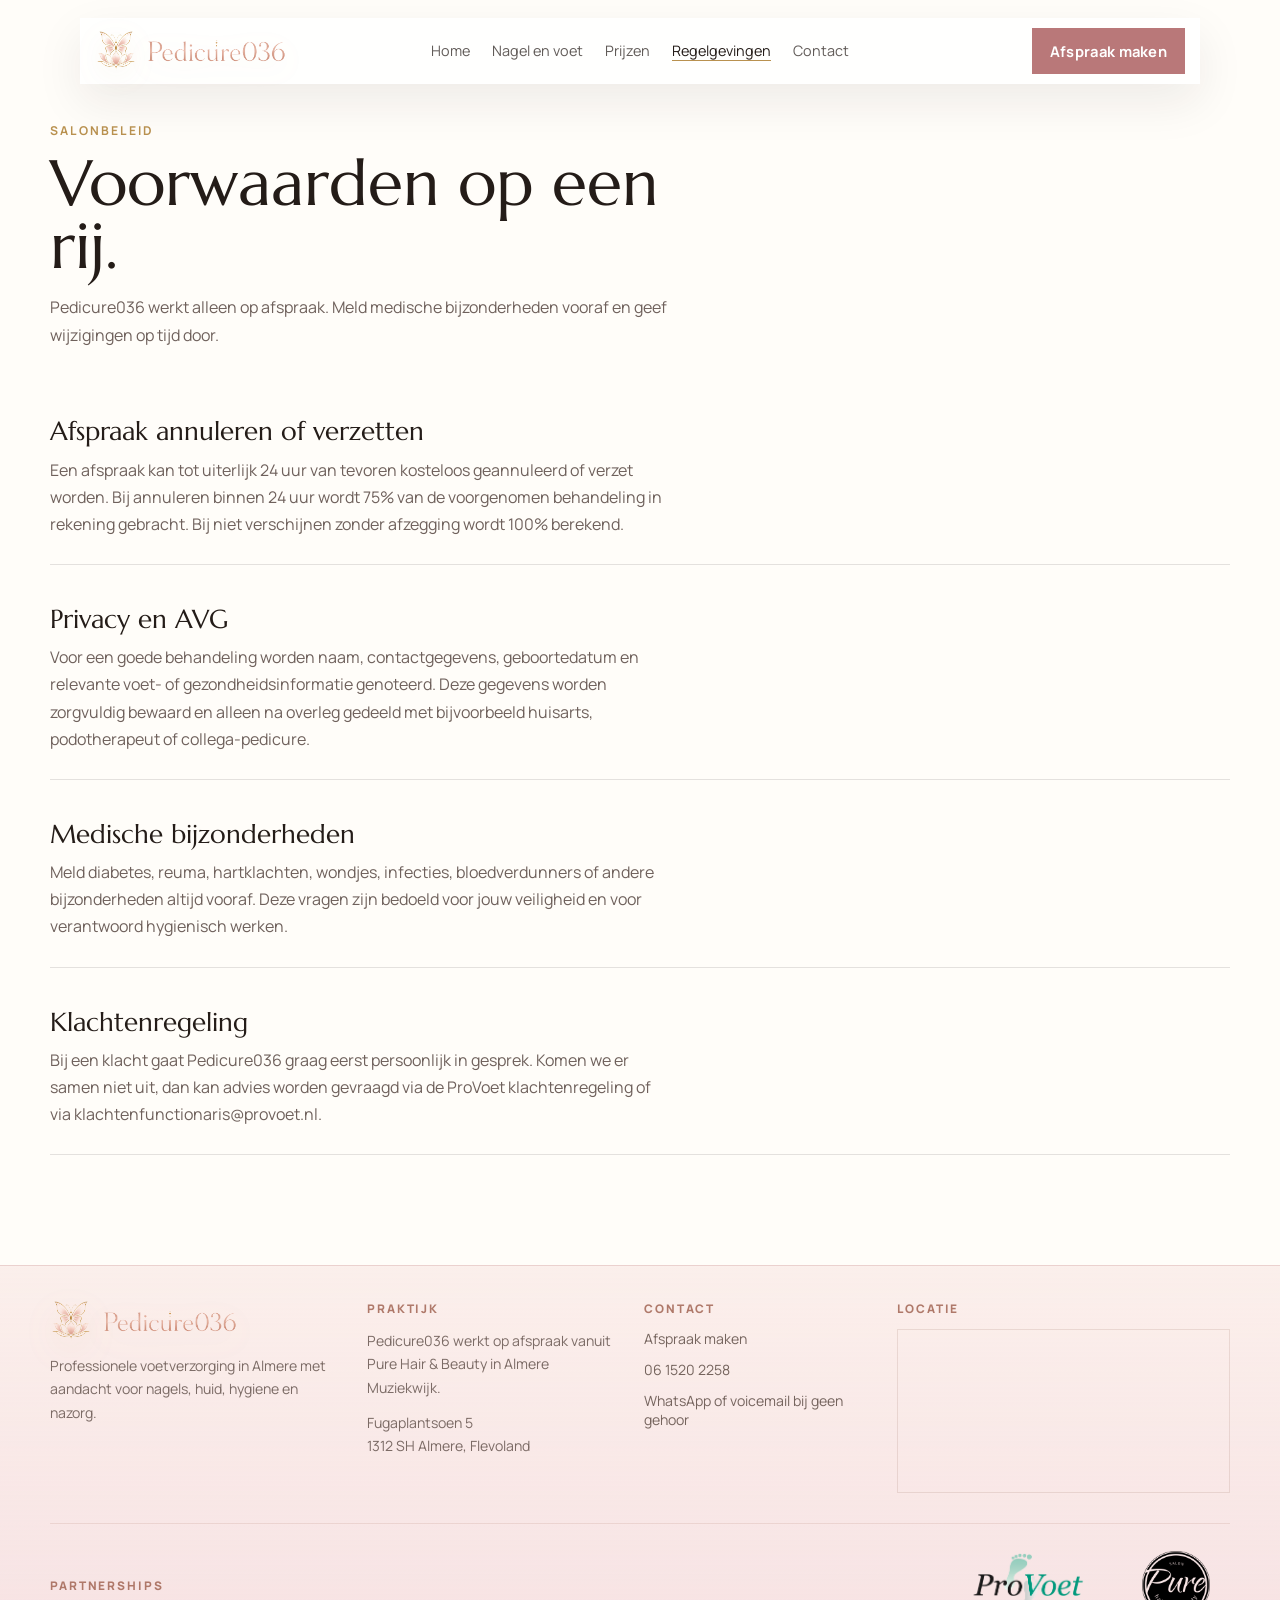
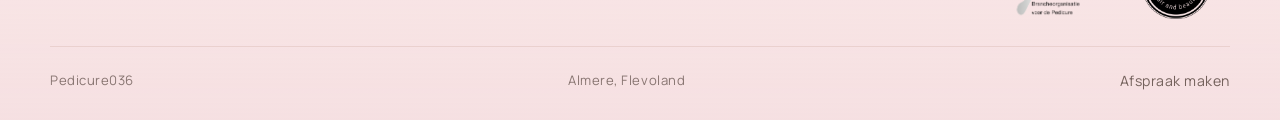
<file: regelgevingen.html>
<!doctype html>
<html lang="nl">
  <head>
    <meta charset="utf-8">
    <meta name="viewport" content="width=device-width, initial-scale=1">
    <title>Regelgevingen en salonafspraken | Pedicure036</title>
    <meta name="description" content="Bekijk de werkwijze, hygiene-afspraken en salonregels van Pedicure036. Heldere afspraken voor een veilige pedicurebehandeling.">
    <meta name="robots" content="index, follow">
    <link rel="canonical" href="https://pedicure036.nl/regelgevingen">
    <link rel="preconnect" href="https://fonts.googleapis.com">
    <link rel="preconnect" href="https://fonts.gstatic.com" crossorigin>
    <link href="https://fonts.googleapis.com/css2?family=Manrope:wght@400;500;600;700&family=Marcellus&display=swap" rel="stylesheet">
    <link rel="stylesheet" href="assets/styles.css">
  </head>
  <body data-page="regels">
    <header class="site-header" data-header>
      <a class="brand" href="index.html"><img class="brand-mark" src="assets/pedicure036-mark.png" alt="" aria-hidden="true"><img class="brand-wordmark" src="assets/pedicure036-wordmark.png" alt="Pedicure036"></a>
      <button class="nav-toggle" type="button" aria-label="Menu openen" aria-expanded="false" data-nav-toggle><span></span><span></span></button>
      <nav class="site-nav" aria-label="Hoofdnavigatie" data-nav>
        <a href="index.html">Home</a>
        <a href="nagel-en-huid.html">Nagel en voet</a>
        <a href="prijzen.html">Prijzen</a>
        <a href="regelgevingen.html" aria-current="page">Regelgevingen</a>
        <a href="contact.html">Contact</a>
      </nav>
      <a class="header-cta" href="contact.html#afspraak">Afspraak maken</a>
    </header>

    <main>
      <section class="section-shell rules-layout">
        <div class="rules-intro reveal">
          <span class="tiny-label">Salonbeleid</span>
          <h2>Voorwaarden op een rij.</h2>
          <p>Pedicure036 werkt alleen op afspraak. Meld medische bijzonderheden vooraf en geef wijzigingen op tijd door.</p>
        </div>
        <div class="rules-list reveal">
          <article class="rule-item"><h3>Afspraak annuleren of verzetten</h3><p>Een afspraak kan tot uiterlijk 24 uur van tevoren kosteloos geannuleerd of verzet worden. Bij annuleren binnen 24 uur wordt 75% van de voorgenomen behandeling in rekening gebracht. Bij niet verschijnen zonder afzegging wordt 100% berekend.</p></article>
          <article class="rule-item"><h3>Privacy en AVG</h3><p>Voor een goede behandeling worden naam, contactgegevens, geboortedatum en relevante voet- of gezondheidsinformatie genoteerd. Deze gegevens worden zorgvuldig bewaard en alleen na overleg gedeeld met bijvoorbeeld huisarts, podotherapeut of collega-pedicure.</p></article>
          <article class="rule-item"><h3>Medische bijzonderheden</h3><p>Meld diabetes, reuma, hartklachten, wondjes, infecties, bloedverdunners of andere bijzonderheden altijd vooraf. Deze vragen zijn bedoeld voor jouw veiligheid en voor verantwoord hygienisch werken.</p></article>
          <article class="rule-item"><h3>Klachtenregeling</h3><p>Bij een klacht gaat Pedicure036 graag eerst persoonlijk in gesprek. Komen we er samen niet uit, dan kan advies worden gevraagd via de ProVoet klachtenregeling of via klachtenfunctionaris@provoet.nl.</p></article>
        </div>
      </section>
    </main>

    <footer class="site-footer">
      <div class="footer-main">
        <section class="footer-column footer-brand"><a class="footer-logo-lockup" href="index.html" aria-label="Pedicure036 home"><img class="footer-mark" src="assets/pedicure036-mark.png" alt="" aria-hidden="true"><img class="footer-wordmark" src="assets/pedicure036-wordmark.png" alt="Pedicure036"></a><p>Professionele voetverzorging in Almere met aandacht voor nagels, huid, hygiene en nazorg.</p></section>
        <section class="footer-column"><span class="footer-title">Praktijk</span><p>Pedicure036 werkt op afspraak vanuit Pure Hair & Beauty in Almere Muziekwijk.</p><p>Fugaplantsoen 5<br>1312 SH Almere, Flevoland</p></section>
        <section class="footer-column footer-contact"><span class="footer-title">Contact</span><a href="contact.html#afspraak">Afspraak maken</a><a href="tel:+31615202258">06 1520 2258</a><a href="tel:+31615202258">WhatsApp of voicemail bij geen gehoor</a></section>
        <section class="footer-column footer-map"><span class="footer-title">Locatie</span><iframe title="Google Maps locatie Pure Hair & Beauty" src="https://www.google.com/maps?q=Fugaplantsoen%205%2C%201312%20SH%20Almere&output=embed" loading="lazy" referrerpolicy="no-referrer-when-downgrade"></iframe></section>
      </div>
      <div class="footer-partners"><span class="footer-title">Partnerships</span><div class="partner-logos"><a href="https://www.provoet.nl/" target="_blank" rel="noopener" aria-label="ProVoet"><img src="assets/provoet-logo.png" alt="ProVoet"></a><a href="https://www.purehairandbeauty.nl/" target="_blank" rel="noopener" aria-label="Pure Hair and Beauty"><img src="assets/pure-hair-beauty-logo.png" alt="Pure Hair and Beauty"></a></div></div>
      <div class="footer-bottom"><span>Pedicure036</span><span>Almere, Flevoland</span><a href="contact.html#afspraak">Afspraak maken</a></div>
    </footer>
    <script src="assets/main.js" defer></script>
  </body>
</html>
</file>
<file: assets/styles.css>
:root {
  --ink: #2d251f;
  --muted: #77675c;
  --soft: #f8f0e6;
  --warm: #fffaf2;
  --sand: #d8b99c;
  --sand-deep: #b99475;
  --rose: #a86f5e;
  --gold: #c8a45d;
  --cream: #fff4df;
  --line: rgba(80, 62, 48, .16);
  --shadow: 0 26px 70px rgba(91, 67, 49, .14);
  --display: "Avenir Next", "Segoe UI", system-ui, sans-serif;
  --body: "Helvetica Neue", Arial, system-ui, sans-serif;
}

* { box-sizing: border-box; }

html {
  scroll-behavior: smooth;
}

body {
  margin: 0;
  background:
    radial-gradient(circle at 82% 8%, rgba(200, 164, 93, .16), transparent 28rem),
    linear-gradient(135deg, var(--warm), var(--soft) 48%, #f4e4d4);
  color: var(--ink);
  font-family: var(--body);
  min-height: 100dvh;
}

body::before {
  content: "";
  position: fixed;
  inset: 0;
  pointer-events: none;
  background-image: linear-gradient(rgba(45, 37, 31, .035) 1px, transparent 1px), linear-gradient(90deg, rgba(45, 37, 31, .025) 1px, transparent 1px);
  background-size: 56px 56px;
  mask-image: linear-gradient(to bottom, rgba(0, 0, 0, .7), transparent 72%);
}

a { color: inherit; text-decoration: none; }

p {
  color: var(--muted);
  line-height: 1.75;
}

.skip-link {
  position: absolute;
  left: 1rem;
  top: -4rem;
  background: var(--ink);
  color: var(--warm);
  padding: .8rem 1rem;
  z-index: 20;
}

.skip-link:focus { top: 1rem; }

.site-header {
  position: sticky;
  top: 0;
  z-index: 10;
  width: min(1180px, calc(100% - 32px));
  margin: 16px auto 0;
  min-height: 70px;
  display: grid;
  grid-template-columns: 1fr auto 1fr;
  align-items: center;
  gap: 22px;
  padding: 12px 14px;
  border: 1px solid rgba(255, 255, 255, .58);
  border-radius: 999px;
  background: rgba(255, 250, 242, .76);
  box-shadow: 0 18px 50px rgba(75, 55, 39, .1), inset 0 1px 0 rgba(255,255,255,.72);
  backdrop-filter: blur(18px);
}

.site-header.is-scrolled {
  background: rgba(255, 250, 242, .92);
}

.brand,
.site-nav,
.site-footer nav,
.hero-actions,
.quality-strip,
.contact-lines {
  display: flex;
  align-items: center;
}

.brand {
  gap: 8px;
  font-family: var(--display);
  font-weight: 700;
  letter-spacing: 0;
}

.brand-mark {
  display: grid;
  place-items: center;
  width: 42px;
  height: 42px;
  border-radius: 50%;
  background: linear-gradient(145deg, var(--rose), #cda084);
  color: var(--warm);
  font-size: .78rem;
  box-shadow: inset 0 1px 0 rgba(255,255,255,.35);
}

.brand-wordmark {
  display: block;
  width: clamp(118px, 11vw, 158px);
  height: 34px;
  object-fit: contain;
  object-position: left center;
}

.site-nav {
  justify-content: center;
  gap: 8px;
  font-size: .92rem;
}

.site-nav a {
  padding: 12px 14px;
  border-radius: 999px;
  color: var(--muted);
  transition: background .25s ease, color .25s ease, transform .25s ease;
}

.site-nav a:hover,
.site-nav a[aria-current="page"] {
  background: rgba(216, 185, 156, .28);
  color: var(--ink);
}

.header-cta {
  justify-self: end;
  padding: 13px 18px;
  border-radius: 999px;
  background: var(--ink);
  color: var(--warm);
  font-size: .92rem;
  font-weight: 700;
  box-shadow: 0 12px 24px rgba(45, 37, 31, .18);
}

.nav-toggle { display: none; }

.section-shell {
  width: min(1180px, calc(100% - 32px));
  margin: 0 auto;
}

.hero {
  min-height: calc(100dvh - 96px);
  display: grid;
  grid-template-columns: minmax(0, .98fr) minmax(320px, .82fr);
  gap: 56px;
  align-items: center;
  padding: 72px 0 80px;
}

.eyebrow,
.tiny-label,
.section-kicker {
  color: var(--rose);
  font-size: .78rem;
  text-transform: uppercase;
  letter-spacing: .14em;
  font-weight: 800;
}

h1,
h2,
h3 {
  font-family: var(--display);
  letter-spacing: 0;
  line-height: .98;
  margin: 0;
}

h1 {
  max-width: 780px;
  font-size: clamp(3.7rem, 8.2vw, 7.9rem);
}

h2 {
  font-size: clamp(2.1rem, 4.2vw, 4.8rem);
}

.hero-intro,
.page-hero p {
  max-width: 620px;
  font-size: 1.15rem;
}

.hero-actions {
  gap: 14px;
  margin-top: 34px;
  flex-wrap: wrap;
}

.button {
  position: relative;
  display: inline-flex;
  align-items: center;
  justify-content: center;
  min-height: 52px;
  padding: 0 22px;
  border: 1px solid transparent;
  border-radius: 999px;
  font-weight: 800;
  transition: transform .25s ease, box-shadow .25s ease, background .25s ease;
  overflow: hidden;
}

.button:active { transform: scale(.98); }

.button.primary {
  background: var(--rose);
  color: var(--warm);
  box-shadow: 0 16px 32px rgba(168, 111, 94, .24);
}

.button.primary.light {
  background: var(--cream);
  color: var(--ink);
}

.button.secondary {
  border-color: var(--line);
  color: var(--ink);
  background: rgba(255, 255, 255, .34);
}

.hero-visual {
  position: relative;
  min-height: 570px;
  border-radius: 42px;
  background:
    radial-gradient(circle at 54% 38%, rgba(255, 244, 223, .96), transparent 11rem),
    linear-gradient(155deg, rgba(216,185,156,.72), rgba(168,111,94,.22)),
    url("data:image/svg+xml,%3Csvg xmlns='http://www.w3.org/2000/svg' width='720' height='900' viewBox='0 0 720 900'%3E%3Cpath d='M350 80c88 85 78 212-12 284-77 61-56 198 56 252 65 31 113 74 99 132-18 72-128 101-248 63C103 766 27 657 67 538c31-91 134-99 156-185 19-73-58-137-15-214 29-52 95-86 142-59Z' fill='%23fff6ea'/%3E%3Cpath d='M448 162c81 42 123 136 96 224-37 119-159 102-201 203-29 68 15 125 81 155' fill='none' stroke='%23a86f5e' stroke-opacity='.28' stroke-width='28' stroke-linecap='round'/%3E%3Cpath d='M250 230c43-43 105-54 160-27M192 470c44 35 99 48 165 39M256 690c65 17 128 7 188-31' stroke='%23c8a45d' stroke-opacity='.35' stroke-width='7' stroke-linecap='round'/%3E%3C/svg%3E");
  background-size: cover;
  box-shadow: var(--shadow), inset 0 1px 0 rgba(255,255,255,.62);
  overflow: hidden;
}

.hero-visual::after {
  content: "";
  position: absolute;
  inset: 18px;
  border: 1px solid rgba(255, 250, 242, .62);
  border-radius: 32px;
}

.visual-card {
  position: absolute;
  background: rgba(255, 250, 242, .74);
  border: 1px solid rgba(255,255,255,.58);
  backdrop-filter: blur(16px);
  box-shadow: 0 18px 42px rgba(72, 50, 34, .12);
}

.visual-main {
  left: 34px;
  bottom: 36px;
  width: min(390px, calc(100% - 68px));
  padding: 26px;
  border-radius: 28px;
}

.visual-main strong {
  display: block;
  margin-top: 14px;
  font-family: var(--display);
  font-size: 2rem;
  line-height: 1.08;
}

.visual-note {
  right: 28px;
  top: 56px;
  display: grid;
  gap: 6px;
  padding: 18px 20px;
  border-radius: 999px;
}

.visual-note span {
  color: var(--muted);
  font-size: .78rem;
}

.treatment-orbit {
  position: absolute;
  top: 45%;
  right: 24px;
  display: grid;
  gap: 12px;
}

.treatment-orbit span {
  padding: 10px 13px;
  border-radius: 999px;
  background: rgba(45, 37, 31, .82);
  color: var(--warm);
  font-size: .82rem;
  animation: float 5s ease-in-out infinite;
}

.treatment-orbit span:nth-child(2) { animation-delay: .8s; }
.treatment-orbit span:nth-child(3) { animation-delay: 1.6s; }

.intro-grid {
  display: grid;
  grid-template-columns: .5fr 1fr;
  gap: 36px;
  padding: 96px 0;
}

.intro-text p {
  max-width: 690px;
  font-size: 1.08rem;
}

.quality-strip {
  grid-column: 2;
  gap: 10px;
  flex-wrap: wrap;
}

.quality-strip span,
.contact-lines span {
  border: 1px solid var(--line);
  border-radius: 999px;
  padding: 12px 16px;
  color: var(--muted);
  background: rgba(255,255,255,.34);
}

.care-intro {
  display: grid;
  grid-template-columns: minmax(280px, .86fr) minmax(0, 1.14fr);
  gap: clamp(36px, 7vw, 108px);
  align-items: center;
  padding: 76px 0 122px;
}

.care-intro-image {
  position: relative;
  min-height: 530px;
  overflow: hidden;
  border-radius: 170px 170px 24px 24px;
  background: var(--sand);
}

.care-intro-image::after {
  content: "";
  position: absolute;
  inset: 0;
  background: linear-gradient(180deg, transparent 58%, rgba(45,37,31,.22));
  pointer-events: none;
}

.care-intro-image img {
  width: 100%;
  height: 100%;
  min-height: 530px;
  display: block;
  object-fit: cover;
  object-position: center;
  transition: transform .7s cubic-bezier(.16,1,.3,1);
}

.care-intro-image:hover img { transform: scale(1.035); }

.care-intro-badge {
  position: absolute;
  z-index: 1;
  left: 24px;
  bottom: 24px;
  padding: 12px 16px;
  border-radius: 999px;
  background: rgba(255,250,242,.9);
  color: var(--ink);
  font-size: .8rem;
  font-weight: 800;
  letter-spacing: .04em;
}

.care-intro-content { padding: 18px 0; }
.care-intro-content h2 { max-width: 610px; margin-top: 18px; }
.care-intro-lead { max-width: 570px; margin-top: 26px; font-size: 1.08rem; }
.care-points { margin-top: 34px; border-top: 1px solid rgba(80,62,48,.18); }
.care-point { display: grid; grid-template-columns: 1fr; gap: 14px; padding: 18px 0; border-bottom: 1px solid rgba(80,62,48,.18); }
.care-point strong, .care-point small { display: block; }
.care-point strong { font-family: var(--display); font-size: 1.35rem; font-weight: 500; }
.care-point small { color: var(--muted); margin-top: 4px; }
.care-intro-content .text-link { gap: 10px; align-items: center; margin-top: 26px; }
.care-intro-content .text-link span { transition: transform .25s ease; }
.care-intro-content .text-link:hover span { transform: translateX(5px); }

.service-preview {
  display: grid;
  grid-template-columns: .9fr 1fr;
  gap: 34px;
  padding: 30px 0 110px;
}

.service-panel,
.rules-note,
.contact-card {
  border: 1px solid rgba(255,255,255,.58);
  border-radius: 34px;
  padding: clamp(28px, 4vw, 48px);
  background: rgba(255,250,242,.58);
  box-shadow: var(--shadow);
}

.rules-note > p {
  max-width: 100%;
  margin: 18px 0 0;
  font-family: var(--display);
  font-size: clamp(1.05rem, 2.1vw, 2.4rem);
  line-height: 1.02;
  letter-spacing: -.03em;
}

.text-link {
  display: inline-flex;
  margin-top: 14px;
  color: var(--rose);
  font-weight: 800;
}

.service-list {
  display: grid;
  gap: 12px;
}

.service-item {
  width: 100%;
  display: grid;
  grid-template-columns: 1fr;
  gap: 12px;
  text-align: left;
  border: 1px solid var(--line);
  border-radius: 24px;
  padding: 20px;
  background: rgba(255,255,255,.36);
  color: var(--ink);
  cursor: pointer;
  transition: transform .25s ease, background .25s ease, border-color .25s ease;
}

.service-item:hover,
.service-item.is-active {
  transform: translateY(-3px);
  background: rgba(255, 244, 223, .82);
  border-color: rgba(168,111,94,.32);
}

.service-item strong {
  display: block;
  font-family: var(--display);
  font-size: 1.25rem;
}

.service-item small {
  color: var(--muted);
  font-size: .95rem;
}

.appointment-band {
  background: var(--ink);
  color: var(--warm);
}

.appointment-inner {
  min-height: 390px;
  display: grid;
  grid-template-columns: 1fr auto;
  gap: 28px;
  align-items: center;
  padding: 72px 0;
}

.appointment-inner h2 {
  max-width: 820px;
}

.appointment-inner .eyebrow { color: var(--sand); }

.page-hero {
  padding: 104px 0 48px;
}

.page-hero h1 {
  max-width: 920px;
  font-size: clamp(3.4rem, 7.2vw, 7rem);
}

.care-studio {
  display: grid;
  grid-template-columns: minmax(250px, .46fr) minmax(0, 1fr);
  gap: clamp(18px, 3vw, 34px);
  padding: 34px 0 92px;
}

.care-menu {
  display: grid;
  align-content: start;
  border-top: 1px solid rgba(80, 62, 48, .18);
}

.care-tab {
  width: 100%;
  display: grid;
  grid-template-columns: 1fr;
  gap: 4px;
  align-items: start;
  border: 0;
  border-bottom: 1px solid rgba(80, 62, 48, .18);
  padding: 24px 0;
  background: transparent;
  color: var(--ink);
  text-align: left;
  cursor: pointer;
}

.care-tab strong {
  font-family: var(--display);
  font-size: clamp(1.35rem, 2.1vw, 2rem);
  font-weight: 500;
}

.care-tab small {
  color: var(--muted);
  font: 600 .86rem/1.45 var(--body);
}

.care-tab,
.care-tab small,
.care-tab strong {
  transition: color .3s ease, opacity .3s ease;
}

.care-tab:hover strong,
.care-tab:focus-visible strong,
.care-tab.is-active strong {
  color: var(--rose);
}

.care-tab.is-active small {
  color: var(--ink);
}

.care-panel {
  position: relative;
  min-height: 510px;
  display: flex;
  flex-direction: column;
  justify-content: flex-end;
  border: 1px solid rgba(80, 62, 48, .16);
  padding: clamp(28px, 5vw, 64px);
  background:
    linear-gradient(180deg, rgba(255, 250, 242, .3), rgba(255, 250, 242, .86)),
    url("pedicure036-hero.jpg") center / cover;
  box-shadow: 0 24px 70px rgba(91, 67, 49, .13);
  isolation: isolate;
  overflow: hidden;
}

.care-panel::before {
  content: "";
  position: absolute;
  inset: 0;
  z-index: -1;
  background: linear-gradient(90deg, rgba(255, 250, 242, .94) 0%, rgba(255, 250, 242, .82) 48%, rgba(255, 250, 242, .28) 100%);
}

.care-panel::after {
  content: "";
  position: absolute;
  left: clamp(28px, 5vw, 64px);
  right: clamp(28px, 5vw, 64px);
  top: clamp(28px, 5vw, 64px);
  height: 1px;
  background: rgba(80, 62, 48, .2);
}

.care-panel-header span {
  display: block;
  margin-bottom: 14px;
  color: var(--rose);
  font-size: .78rem;
  font-weight: 900;
  letter-spacing: .18em;
  text-transform: uppercase;
}

.care-panel h2 {
  max-width: 560px;
  margin: 0;
  font-size: clamp(2.6rem, 5vw, 5.2rem);
  line-height: .98;
  text-wrap: balance;
}

.care-panel p {
  max-width: 620px;
  margin: 28px 0 0;
  color: #4f4036;
  font-size: clamp(1rem, 1.4vw, 1.18rem);
}

.care-lines {
  display: grid;
  grid-template-columns: 1fr;
  gap: 0;
  max-width: 420px;
  margin-top: 34px;
  border-top: 1px solid rgba(80, 62, 48, .18);
}

.care-lines span {
  display: block;
  border-bottom: 1px solid rgba(80, 62, 48, .18);
  padding: 13px 0;
  background: transparent;
  color: var(--ink);
  font-weight: 700;
}

.care-cta {
  width: fit-content;
  margin-top: 34px;
  border-bottom: 1px solid currentColor;
  color: var(--rose);
  font-weight: 900;
}

.split-intro {
  max-width: 620px;
  margin-top: 24px;
}

.process-section {
  align-items: start;
}

.process-section.split-detail {
  grid-template-columns: 1fr;
  gap: 42px;
  padding-top: 54px;
}

.process-section > .reveal:first-child {
  max-width: 760px;
}

.split-detail,
.rules-layout,
.contact-layout {
  display: grid;
  grid-template-columns: 1.18fr .82fr;
  gap: 36px;
  padding: 20px 0 110px;
}

body[data-page="regels"] .rules-layout {
  padding-top: 118px;
}

.rules-list {
  display: grid;
  gap: 16px;
}

.rule-item {
  padding: 28px 30px;
  border: 1px solid var(--line);
  border-radius: 22px;
  background: rgba(255,255,255,.48);
}

.rule-item h3 {
  margin: 0 0 12px;
  font-family: var(--display);
  font-size: clamp(1.35rem, 2vw, 1.8rem);
}

.rule-item p { max-width: 62ch; margin: 0; line-height: 1.7; }

body[data-page="regels"] .rules-layout { grid-template-columns: 1fr; gap: 54px; }
body[data-page="regels"] .rules-intro { max-width: 680px; }
body[data-page="regels"] .rules-intro h2 { margin: 12px 0 10px; font-size: clamp(2.4rem, 5vw, 4.8rem); line-height: .98; }
body[data-page="regels"] .rule-item { padding: 0 0 26px; border: 0; border-bottom: 1px solid var(--line); border-radius: 0; background: transparent; }
body[data-page="regels"] .rule-item + .rule-item { padding-top: 26px; }

.pricing-grid {
  display: grid;
  grid-template-columns: repeat(4, minmax(0, 1fr));
  gap: 16px;
  padding: 30px 0 72px;
}

.price-card {
  min-height: 520px;
  display: flex;
  flex-direction: column;
  border: 1px solid var(--line);
  border-radius: 32px;
  padding: clamp(26px, 3vw, 36px);
  background: rgba(255,255,255,.42);
  box-shadow: var(--shadow);
}

.price-card h2 {
  min-height: 2.25em;
  margin-top: 8px;
  max-width: 100%;
  display: flex;
  align-items: flex-start;
  font-size: clamp(1.55rem, 2.15vw, 2.25rem);
  line-height: 1.05;
  text-wrap: balance;
  white-space: nowrap;
}

.price {
  margin: 24px 0 8px;
  color: var(--ink);
  font-family: var(--display);
  font-size: clamp(2.7rem, 4vw, 4.4rem);
  line-height: .95;
}

.price-card ul {
  display: grid;
  gap: 12px;
  margin: 24px 0 28px;
  padding: 0;
  list-style: none;
}

.price-card > p:not(.price) {
  min-height: 5.25em;
  margin-bottom: 0;
}

.price-card li {
  color: var(--muted);
}

.price-card li::before {
  content: "";
  display: inline-block;
  width: 8px;
  height: 8px;
  margin-right: 10px;
  border-radius: 50%;
  background: var(--gold);
}

.price-card .button,
.price-card .text-link {
  margin-top: auto;
}

.intake-card {
  background: rgba(255, 250, 242, .68);
}

.intake-card .price {
  color: var(--rose);
}

.pricing-grid .price-card:nth-child(3) h2 {
  font-size: clamp(1.3rem, 1.7vw, 1.85rem);
  letter-spacing: -.02em;
}

.featured-price {
  background: linear-gradient(145deg, rgba(255,244,223,.88), rgba(251,240,236,.92));
  border-color: rgba(185, 145, 79, .36);
}

.pricing-notes {
  display: grid;
  grid-template-columns: .72fr 1fr;
  gap: 36px;
  padding: 0 0 110px;
}

.pricing-notes:has(> :only-child) {
  grid-template-columns: 1fr;
}

.price-list {
  display: grid;
  align-self: start;
  border: 1px solid var(--line);
  border-radius: 30px;
  overflow: hidden;
}

.price-list div {
  display: flex;
  align-items: center;
  justify-content: space-between;
  gap: 18px;
  padding: 22px 24px;
  border-bottom: 1px solid var(--line);
  background: rgba(255,255,255,.42);
}

.price-list div:last-child {
  border-bottom: 0;
}

.price-list span {
  color: var(--muted);
}

.price-list strong {
  color: var(--ink);
  font-family: var(--display);
  font-size: 1.6rem;
  font-weight: 400;
  white-space: nowrap;
}

.timeline {
  display: grid;
  grid-template-columns: repeat(4, minmax(0, 1fr));
  gap: 0;
  border-top: 1px solid rgba(80, 62, 48, .18);
  border-bottom: 1px solid rgba(80, 62, 48, .18);
}

.timeline div {
  position: relative;
  min-height: 260px;
  display: flex;
  flex-direction: column;
  justify-content: flex-start;
  border-right: 1px solid rgba(80, 62, 48, .14);
  padding: 32px 30px;
  background: transparent;
  transition: background .25s ease;
}

.timeline div > p {
  margin-top: 0;
}

.timeline div:last-child {
  border-right: 0;
}

.timeline div:hover {
  background: rgba(255, 250, 242, .42);
}

.timeline p {
  max-width: 24ch;
  margin: 0;
  line-height: 1.7;
  text-wrap: pretty;
}

.timeline strong {
  display: block;
  margin-bottom: 10px;
  color: var(--ink);
  font-family: var(--display);
  font-size: 1.24rem;
  line-height: 1.35;
  font-weight: 600;
}

.accordion {
  border: 1px solid var(--line);
  border-radius: 30px;
  background: rgba(255,255,255,.38);
  overflow: hidden;
}

.accordion button {
  width: 100%;
  min-height: 74px;
  display: flex;
  align-items: center;
  justify-content: space-between;
  gap: 18px;
  padding: 0 26px;
  border: 0;
  border-top: 1px solid var(--line);
  background: transparent;
  color: var(--ink);
  font-family: var(--display);
  font-size: 1.15rem;
  font-weight: 800;
  cursor: pointer;
}

.accordion button:first-child { border-top: 0; }

.accordion button span {
  width: 22px;
  height: 22px;
  border-radius: 50%;
  border: 1px solid var(--rose);
}

.accordion button[aria-expanded="true"] span {
  background: var(--rose);
}

.accordion-panel {
  padding: 0 26px 24px;
}

.contact-form {
  display: grid;
  gap: 18px;
  padding: clamp(30px, 5vw, 56px);
  border: 1px solid var(--line);
  border-radius: 34px;
  background: rgba(255,255,255,.42);
}

label {
  display: block;
  margin-bottom: 8px;
  color: var(--ink);
  font-weight: 800;
}

input,
select,
textarea {
  width: 100%;
  border: 1px solid rgba(80, 62, 48, .22);
  border-radius: 16px;
  padding: 15px 16px;
  background: rgba(255,250,242,.82);
  color: var(--ink);
  font: inherit;
  outline: none;
}

input:focus,
select:focus,
textarea:focus {
  border-color: var(--rose);
  box-shadow: 0 0 0 4px rgba(168,111,94,.12);
}

form small {
  display: block;
  margin-top: 7px;
  color: var(--muted);
}

.form-status {
  min-height: 24px;
  margin: 0;
  font-weight: 800;
}

.contact-card {
  align-self: start;
  position: sticky;
  top: 120px;
}

.contact-details {
  display: grid;
  gap: 0;
  margin-top: 30px;
  border-top: 1px solid var(--line);
}

.contact-detail {
  display: grid;
  gap: 7px;
  padding: 18px 0;
  border-bottom: 1px solid var(--line);
  color: var(--muted);
  line-height: 1.65;
}

.contact-detail a {
  color: var(--ink);
  font-weight: 800;
  text-decoration: underline;
  text-decoration-color: var(--rose);
  text-underline-offset: 4px;
}

.detail-label {
  color: var(--ink);
  font-size: .72rem;
  font-weight: 800;
  letter-spacing: .14em;
  text-transform: uppercase;
}

.site-footer {
  margin: 0;
  border-top: 1px solid rgba(168, 111, 94, .14);
  background:
    linear-gradient(180deg, rgba(255, 250, 242, .58), rgba(246, 224, 226, .94)),
    #f6e0e2;
  color: var(--ink);
}

.footer-main {
  width: min(1180px, calc(100% - 32px));
  margin: 0 auto;
  padding: 34px 0 30px;
  display: grid;
  grid-template-columns: 1.1fr .95fr .86fr 1.25fr;
  gap: 24px;
  align-items: start;
}

.footer-column {
  display: grid;
  gap: 12px;
}

.footer-logo-lockup {
  display: inline-flex;
  align-items: center;
  gap: 10px;
  width: fit-content;
  text-decoration: none;
}

.footer-mark {
  width: 42px;
  height: 42px;
  object-fit: contain;
  filter: drop-shadow(0 10px 18px rgba(185, 145, 79, .16));
}

.footer-wordmark {
  width: 136px;
  max-width: 42vw;
  height: auto;
  object-fit: contain;
  filter: drop-shadow(0 8px 16px rgba(185, 145, 79, .1));
}

.footer-column p {
  margin: 0;
  color: rgba(70, 52, 45, .7);
  font-size: .88rem;
  line-height: 1.65;
}

.footer-title {
  color: rgba(168, 111, 94, .92);
  font-family: var(--body);
  font-size: .74rem;
  font-weight: 800;
  letter-spacing: .16em;
  text-transform: uppercase;
}

.site-footer a {
  text-decoration: none;
  transition: color .2s ease, transform .2s ease;
}

.footer-nav {
  display: grid;
  gap: 8px;
}

.footer-nav a,
.footer-contact a,
.footer-bottom a {
  color: rgba(70, 52, 45, .74);
  font-size: .88rem;
}

.footer-contact {
  align-content: start;
}

.site-footer a:hover {
  color: var(--rose);
  transform: translateX(3px);
}

.footer-map iframe {
  width: 100%;
  height: 164px;
  border: 1px solid rgba(168, 111, 94, .18);
  filter: saturate(.82) contrast(.96);
}

.footer-partners {
  width: min(1180px, calc(100% - 32px));
  margin: 0 auto;
  padding: 22px 0;
  display: flex;
  align-items: center;
  justify-content: space-between;
  gap: 22px;
  border-top: 1px solid rgba(168, 111, 94, .16);
  border-bottom: 1px solid rgba(168, 111, 94, .16);
}

.partner-logos {
  display: flex;
  align-items: center;
  gap: 4px;
  flex-wrap: wrap;
}

.partner-logos a {
  height: 54px;
  min-width: 150px;
  padding: 9px 16px;
  display: inline-flex;
  align-items: center;
  justify-content: center;
  border: 1px solid rgba(168, 111, 94, .14);
  background: rgba(255, 250, 242, .64);
}

.partner-logos img {
  max-width: 150px;
  max-height: 34px;
  object-fit: contain;
}

.partner-logos a:first-child img {
  max-width: 170px;
  max-height: 68px;
}

.partner-logos a:first-child {
  height: 78px;
  min-width: 180px;
  padding: 0;
  border-color: transparent;
  background: transparent;
}

.partner-logos a:last-child {
  height: 78px;
  min-width: 108px;
  padding: 0;
  border-color: transparent;
  background: transparent;
}

.partner-logos a:last-child img {
  max-width: 92px;
  max-height: 68px;
  filter: brightness(0) saturate(100%);
}

.footer-bottom {
  width: min(1180px, calc(100% - 32px));
  margin: 0 auto;
  display: flex;
  justify-content: space-between;
  gap: 18px;
  flex-wrap: wrap;
  padding: 24px 0 30px;
  color: rgba(70, 52, 45, .62);
  font-size: .82rem;
  letter-spacing: .04em;
}

.reveal {
  opacity: 0;
  transform: translateY(22px);
  transition: opacity .7s cubic-bezier(.16, 1, .3, 1), transform .7s cubic-bezier(.16, 1, .3, 1);
}

.reveal.is-visible {
  opacity: 1;
  transform: translateY(0);
}

@keyframes float {
  0%, 100% { transform: translateY(0); }
  50% { transform: translateY(-12px); }
}

@media (max-width: 860px) {
  .site-header {
    grid-template-columns: 1fr auto;
    border-radius: 28px;
  }

  .nav-toggle {
    display: grid;
    place-items: center;
    width: 46px;
    height: 46px;
    border: 1px solid var(--line);
    border-radius: 50%;
    background: rgba(255,255,255,.48);
  }

  .nav-toggle span {
    width: 18px;
    height: 2px;
    margin: 2px 0;
    background: var(--ink);
  }

  .site-nav {
    grid-column: 1 / -1;
    display: none;
    align-items: stretch;
    flex-direction: column;
    width: 100%;
    padding-top: 8px;
  }

  .site-nav.is-open { display: flex; }

  .header-cta { display: none; }

  .hero,
  .intro-grid,
  .service-preview,
  .appointment-inner,
  .treatment-grid,
  .care-studio,
  .split-detail,
  .rules-layout,
  .contact-layout,
  .pricing-grid,
  .pricing-notes {
    grid-template-columns: 1fr;
  }

  .hero {
    min-height: auto;
    padding-top: 58px;
  }

  h1,
  .page-hero h1 {
    font-size: clamp(3rem, 16vw, 5rem);
  }

  .hero-visual {
    min-height: 470px;
  }

  .quality-strip {
    grid-column: auto;
  }

  .care-panel {
    min-height: 560px;
  }

  .care-lines {
    grid-template-columns: 1fr;
  }

  .timeline {
    grid-template-columns: 1fr;
  }

  .timeline div {
    min-height: 160px;
    border-right: 0;
    border-bottom: 1px solid rgba(80, 62, 48, .16);
  }

  .timeline div > p {
    margin-top: 0;
  }

  .timeline div:last-child {
    border-bottom: 0;
  }

  .appointment-inner {
    align-items: start;
  }

  .contact-card {
    position: static;
  }

  .footer-main,
  .footer-partners,
  .footer-bottom {
    width: min(100% - 28px, 560px);
  }

  .footer-main {
    grid-template-columns: 1fr;
    gap: 24px;
  }

  .footer-map iframe {
    height: 220px;
  }

  .footer-partners {
    align-items: flex-start;
    flex-direction: column;
  }

  .partner-logos {
    width: 100%;
  }

  .partner-logos a {
    flex: 1 1 180px;
  }

  .footer-bottom {
    justify-content: flex-start;
  }
}

/* Partnerships: keep the mobile footer compact and balanced. */
@media (max-width: 860px) {
  .footer-partners {
    display: grid;
    grid-template-columns: 1fr;
    gap: 14px;
    align-items: start;
    padding: 20px 0 18px;
  }

  .footer-partners > .footer-title {
    margin: 0;
  }

  .partner-logos {
    width: 100%;
    display: grid;
    grid-template-columns: repeat(2, minmax(0, 1fr));
    align-items: center;
    gap: 12px;
  }

  .partner-logos a,
  .partner-logos a:first-child,
  .partner-logos a:last-child {
    width: 100%;
    min-width: 0;
    height: 72px;
    padding: 8px 12px;
    border: 1px solid rgba(31, 26, 23, .1);
    background: rgba(255, 255, 255, .48);
  }

  .partner-logos img,
  .partner-logos a:first-child img,
  .partner-logos a:last-child img {
    max-width: 100%;
    max-height: 50px;
  }
}

@media (prefers-reduced-motion: reduce) {
  *,
  *::before,
  *::after {
    animation-duration: .01ms !important;
    animation-iteration-count: 1 !important;
    scroll-behavior: auto !important;
    transition-duration: .01ms !important;
  }
}

/* Salon redesign override: softer, photo-led, non-tech visual language. */
:root {
  --ink: #241c18;
  --muted: #6f615c;
  --soft: #fff8f4;
  --warm: #fffdf9;
  --sand: #f3e7de;
  --rose: #b97879;
  --rose-deep: #8f5556;
  --gold: #b9914f;
  --cream: #fff7ec;
  --line: rgba(36, 28, 24, .12);
  --shadow: 0 22px 54px rgba(67, 45, 34, .08);
  --display: "Marcellus", Georgia, serif;
  --body: "Manrope", Arial, system-ui, sans-serif;
}

body {
  background: var(--warm);
  font-family: var(--body);
}

body::before {
  display: none;
}

.site-header {
  position: fixed;
  left: 50%;
  top: 18px;
  transform: translateX(-50%);
  width: min(1120px, calc(100% - 36px));
  min-height: 66px;
  margin: 0;
  padding-top: 8px;
  padding-bottom: 8px;
  border-radius: 0;
  border: 1px solid rgba(255,255,255,.72);
  background: rgba(255,255,255,.78);
  box-shadow: 0 18px 48px rgba(36, 28, 24, .08);
  backdrop-filter: blur(20px);
}

.site-header.is-scrolled {
  background: rgba(255,255,255,.94);
}

.brand {
  font-family: var(--body);
  min-width: 0;
  gap: 9px;
}

.brand-mark {
  width: 42px;
  height: 42px;
  border-radius: 0;
  background: transparent;
  font-family: var(--body);
  letter-spacing: .08em;
}

.brand img.brand-mark {
  object-fit: contain;
  background: transparent;
  filter: drop-shadow(0 7px 14px rgba(185, 145, 79, .14));
}

.brand img.brand-wordmark {
  filter: drop-shadow(0 7px 14px rgba(185, 145, 79, .12));
}

.site-nav {
  gap: 22px;
  font-size: .9rem;
}

.site-nav a {
  padding: 0;
  border-radius: 0;
  color: rgba(36, 28, 24, .72);
  border-bottom: 1px solid transparent;
}

.site-nav a:hover,
.site-nav a[aria-current="page"] {
  background: transparent;
  color: var(--ink);
  border-color: var(--gold);
}

.header-cta {
  border-radius: 0;
  background: var(--rose);
  color: #fff;
  box-shadow: none;
  letter-spacing: .02em;
}

.salon-hero {
  position: relative;
  min-height: 100dvh;
  display: grid;
  align-items: end;
  padding: 0;
  overflow: hidden;
}

.hero-image {
  position: absolute;
  inset: 0;
  background-image: url("pedicure036-hero.jpg");
  background-size: cover;
  background-position: center;
  transform: scale(1.01);
}

.hero-shade {
  position: absolute;
  inset: 0;
  background:
    linear-gradient(90deg, rgba(255,253,249,.93) 0%, rgba(255,253,249,.78) 34%, rgba(255,253,249,.16) 72%),
    linear-gradient(0deg, rgba(36,28,24,.16), rgba(36,28,24,0) 44%);
}

.hero-copy {
  position: relative;
  width: min(1120px, calc(100% - 36px));
  margin: 0 auto;
  min-height: 100dvh;
  display: flex;
  flex-direction: column;
  justify-content: flex-end;
  padding: 150px 0 54px;
}

.eyebrow,
.tiny-label,
.section-kicker {
  color: var(--gold);
  font-family: var(--body);
  font-size: .76rem;
  letter-spacing: .18em;
  font-weight: 700;
}

.hero-location {
  display: inline-flex;
  align-items: center;
  gap: 9px;
  width: fit-content;
  margin-bottom: 16px;
  color: var(--gold);
}

.hero-location svg {
  width: 17px;
  height: 17px;
  flex: 0 0 17px;
  fill: none;
  stroke: currentColor;
  stroke-width: 1.9;
  stroke-linecap: round;
  stroke-linejoin: round;
  filter: drop-shadow(0 6px 12px rgba(160, 107, 54, .18));
}

h1,
h2,
h3 {
  font-family: var(--display);
  font-weight: 400;
  letter-spacing: 0;
}

h1 {
  max-width: 680px;
  font-size: clamp(3.4rem, 7.8vw, 7rem);
  line-height: .98;
}

@media (min-width: 861px) {
  .salon-hero h1 {
    max-width: 640px;
    font-size: clamp(3.4rem, 6vw, 5.8rem);
  }
}

h2 {
  font-size: clamp(2.35rem, 4.8vw, 5.4rem);
  line-height: 1.02;
}

.hero-intro,
.page-hero p {
  max-width: 520px;
  color: rgba(36, 28, 24, .74);
  font-size: 1.05rem;
}

.button {
  min-height: 54px;
  border-radius: 0;
  padding: 0 24px;
  font-size: .92rem;
  font-weight: 700;
  letter-spacing: .02em;
}

.button.primary {
  background: var(--rose);
  color: white;
  box-shadow: 0 16px 34px rgba(143, 85, 86, .18);
}

.button.primary:hover {
  background: var(--rose-deep);
}

.button.secondary {
  border-color: rgba(185, 145, 79, .5);
  background: rgba(255,255,255,.54);
  color: var(--ink);
}

.hero-visual,
.visual-card,
.visual-main,
.visual-note,
.treatment-orbit {
  display: none;
}

.intro-grid {
  grid-template-columns: .42fr 1fr;
  padding: 128px 0 98px;
}

.intro-text h2 {
  max-width: 920px;
}

.intro-text p {
  max-width: 620px;
  margin-top: 24px;
}

.quality-strip {
  grid-column: 2;
  gap: 12px;
}

.quality-strip span,
.contact-lines span {
  border-radius: 0;
  border-color: rgba(185, 145, 79, .25);
  background: #fff;
  color: var(--muted);
}

.service-preview {
  grid-template-columns: 1.05fr .95fr;
  gap: 72px;
  padding: 0 0 128px;
  align-items: start;
}

.editorial-block::before {
  content: "";
  display: block;
  min-height: 560px;
  background:
    linear-gradient(rgba(255,255,255,.12), rgba(255,255,255,.18)),
    url("pedicure036-hero.jpg");
  background-size: cover;
  background-position: 62% center;
  box-shadow: var(--shadow);
}

.service-panel,
.rules-note,
.contact-card {
  border: 0;
  border-radius: 0;
  padding: 0;
  background: transparent;
  box-shadow: none;
}

.service-panel {
  grid-column: 2;
  grid-row: 1;
  padding-top: 24px;
}

.service-list {
  grid-column: 2;
  display: grid;
  gap: 0;
  border-top: 1px solid var(--line);
}

.service-item {
  display: grid;
  grid-template-columns: 42px 1fr;
  gap: 12px;
  border: 0;
  border-bottom: 1px solid var(--line);
  border-radius: 0;
  padding: 22px 0;
  background: transparent;
  cursor: default;
}

.service-item:hover,
.service-item.is-active {
  transform: none;
  background: transparent;
  border-color: var(--line);
}

.service-item span {
  color: var(--gold);
}

.service-item strong {
  font-family: var(--display);
  font-weight: 400;
  font-size: 1.45rem;
}

.service-item small {
  color: var(--muted);
}

.text-link {
  color: var(--rose-deep);
}

.appointment-band {
  background: #fbf0ec;
  color: var(--ink);
}

/* Behandelingen: editorial menu zonder beeld */
.service-preview.editorial-block {
  position: relative;
  display: grid;
  grid-template-columns: .72fr 1.28fr;
  gap: clamp(42px, 8vw, 112px);
  padding: clamp(74px, 10vw, 132px) 0;
  border-top: 1px solid var(--line);
}

.service-preview.editorial-block::before { display: none; }
.service-preview.editorial-block .service-panel,
.service-preview.editorial-block .service-list { grid-column: auto; grid-row: auto; }
.service-preview.editorial-block .service-panel { padding-top: 0; }
.service-preview.editorial-block .service-panel h2 { max-width: 420px; margin-top: 16px; }
.service-preview.editorial-block .service-panel > p:not(.eyebrow) { max-width: 390px; margin-top: 24px; }
.service-preview.editorial-block .service-list { align-self: center; border-top: 1px solid var(--line); }
.service-preview.editorial-block .service-item {
  grid-template-columns: 1fr auto;
  align-items: center;
  gap: 18px;
  min-height: 92px;
  padding: 22px 8px;
  transition: padding .25s ease, background .25s ease, color .25s ease;
}
.service-preview.editorial-block .service-item:hover { padding-left: 18px; padding-right: 18px; background: rgba(255,244,223,.55); }
.service-preview.editorial-block .service-item::after { content: '↗'; color: var(--rose); font-size: 1.25rem; }
.service-preview.editorial-block .service-item strong { font-size: clamp(1.25rem, 2vw, 1.65rem); }
.service-preview.editorial-block .service-item small { grid-column: 1; margin-top: -10px; }

/* Compacte overgang tussen Waarom en Behandelingen */
.intro-grid {
  padding-bottom: 42px;
}

.service-preview.editorial-block {
  padding-top: 48px;
}

@media (max-width: 760px) {
  .intro-grid { padding-bottom: 34px; }
  .service-preview.editorial-block { grid-template-columns: 1fr; gap: 44px; padding: 46px 0 64px; }
  .service-preview.editorial-block .service-item { grid-template-columns: 1fr auto; gap: 10px; }
  .service-preview.editorial-block .service-item small { grid-column: 1 / 3; }
}

.appointment-inner .eyebrow {
  color: var(--gold);
}

.appointment-inner .button.primary.light {
  background: var(--rose);
  color: white;
}

.review-section {
  padding: 54px 0 70px;
  background: linear-gradient(180deg, #fffdf9 0%, #fbf0ec 100%);
  overflow: hidden;
}

.review-proof {
  width: min(1180px, calc(100% - 48px));
  margin: 0 auto;
  display: grid;
  grid-template-columns: minmax(210px, .72fr) 1.8fr;
  gap: clamp(42px, 7vw, 100px);
  align-items: center;
}

.review-score {
  border-right: 1px solid rgba(185, 145, 79, .32);
  padding: 14px clamp(24px, 4vw, 54px) 14px 0;
}

.review-score strong {
  display: block;
  margin: 12px 0 2px;
  color: var(--ink);
  font-family: var(--display);
  font-size: clamp(4.2rem, 8vw, 6.6rem);
  font-weight: 400;
  line-height: .9;
  letter-spacing: -.06em;
}

.review-score > span {
  display: block;
  max-width: 150px;
  margin-top: 12px;
  color: var(--muted);
  font-size: .82rem;
  line-height: 1.45;
}

.review-list {
  display: grid;
  grid-template-columns: repeat(3, minmax(0, 1fr));
  gap: 18px;
  align-items: stretch;
}

.review-list .review-card {
  min-height: 232px;
  align-items: flex-start;
  text-align: left;
  justify-content: flex-start;
  gap: 18px;
  border: 1px solid rgba(185, 145, 79, .28);
  background: rgba(255,255,255,.48);
  padding: 24px 22px 26px;
  scroll-snap-align: none;
  transition: transform .25s ease, background .25s ease, border-color .25s ease;
}

.review-list .review-card:hover { transform: translateY(-4px); background: rgba(255,255,255,.82); border-color: rgba(185, 145, 79, .55); }

.review-list .review-card p {
  margin: 0;
  font-family: var(--body);
  font-size: 1rem;
  line-height: 1.65;
}

.review-list .review-card span { margin-top: auto; font-size: .8rem; }

.review-list .review-card:nth-child(4) { display: none; }

.review-header {
  display: flex;
  align-items: end;
  justify-content: space-between;
  gap: 28px;
  margin-bottom: 42px;
}

.review-header h2 {
  max-width: 560px;
}

.review-lead {
  max-width: 420px;
  margin-top: 18px;
  color: var(--muted);
  font-size: 1rem;
  line-height: 1.7;
}

.review-controls {
  display: flex;
  gap: 10px;
  flex: 0 0 auto;
}

.review-controls button {
  width: 50px;
  height: 50px;
  display: grid;
  place-items: center;
  border: 1px solid rgba(185, 145, 79, .34);
  background: rgba(255,255,255,.72);
  color: var(--ink);
  font: 400 1.8rem/1 var(--display);
  cursor: pointer;
  transition: transform .25s ease, background .25s ease, border-color .25s ease;
}

.review-controls button:hover {
  transform: translateY(-2px);
  background: #fff;
  border-color: rgba(185, 145, 79, .62);
}

.review-carousel {
  width: min(680px, calc(100% - 32px));
  margin: 0 auto;
  display: grid;
  grid-auto-flow: column;
  grid-auto-columns: 100%;
  gap: 24px;
  overflow-x: auto;
  overscroll-behavior-x: contain;
  scroll-snap-type: x mandatory;
  scroll-padding: 1px;
  scrollbar-width: none;
}

.review-carousel::-webkit-scrollbar {
  display: none;
}

.review-card {
  min-height: 360px;
  align-items: center;
  text-align: center;
  border: 0;
  border-top: 1px solid rgba(185, 145, 79, .35);
  border-bottom: 1px solid rgba(185, 145, 79, .35);
  background: transparent;
  display: flex;
  flex-direction: column;
  justify-content: space-between;
  scroll-snap-align: start;
  padding: clamp(32px, 5vw, 58px);
  box-shadow: none;
  transition: opacity .35s ease;
}

.review-card:hover {
  transform: none;
  background: transparent;
}

.review-stars {
  color: var(--gold);
  letter-spacing: .08em;
  font-size: .9rem;
}

.review-card p {
  max-width: 560px;
  margin: 30px 0 34px;
  color: var(--ink);
  font-family: var(--display);
  font-size: clamp(1.5rem, 2.1vw, 2.15rem);
  line-height: 1.18;
}

.review-card span {
  color: var(--muted);
  font-size: .92rem;
}

.review-dots {
  width: min(680px, calc(100% - 32px));
  margin: 24px auto 0;
  display: flex;
  justify-content: center;
  gap: 8px;
}

.review-dots button {
  width: 32px;
  height: 3px;
  border: 0;
  background: rgba(185, 145, 79, .26);
  padding: 0;
  cursor: pointer;
  transition: width .25s ease, background .25s ease;
}

.review-dots button.is-active {
  width: 52px;
  background: var(--rose);
}

.home-pricing {
  display: grid;
  grid-template-columns: .88fr 1fr;
  gap: 76px;
  align-items: center;
  padding: 108px 0;
}

.home-pricing-copy p {
  max-width: 560px;
}

.home-pricing-copy .button {
  margin-top: 18px;
}

.home-price-list {
  border-top: 1px solid var(--line);
}

.home-price-row {
  min-height: 104px;
  display: grid;
  grid-template-columns: 1fr auto;
  align-items: center;
  gap: 18px;
  border-bottom: 1px solid var(--line);
  padding: 20px 0;
  transition: padding .25s ease, color .25s ease;
}

.home-price-row:hover {
  padding-left: 16px;
  color: var(--rose-deep);
}

.home-price-row span {
  color: var(--muted);
  font-weight: 700;
}

.home-price-row .plus-package-label {
  display: inline-flex;
  align-items: center;
  flex-wrap: wrap;
  gap: 12px;
  justify-self: start;
  margin-left: 0;
  text-align: left;
}

.plus-package-label em {
  display: inline-block;
  padding: 7px 11px;
  border: 1px solid rgba(185, 145, 79, .55);
  background: rgba(255, 247, 218, .72);
  color: #9b6d26;
  font-size: .68rem;
  font-style: normal;
  letter-spacing: .08em;
  line-height: 1;
  text-transform: uppercase;
}

.home-price-row strong {
  font-family: var(--display);
  font-size: clamp(2.25rem, 4vw, 4rem);
  font-weight: 400;
}

.home-price-row.is-featured {
  position: relative;
  padding-right: 18px;
  background: linear-gradient(90deg, rgba(255, 247, 218, .58), rgba(255,255,255,0));
}

.home-price-row.is-featured::before {
  content: "";
  position: absolute;
  top: 10px;
  left: -2px;
  width: 23px;
  height: 23px;
  background: var(--rose);
  clip-path: polygon(50% 0, 61% 38%, 100% 50%, 61% 62%, 50% 100%, 39% 62%, 0 50%, 39% 38%);
  transform: rotate(12deg);
  opacity: .9;
}

.plus-package-label {
  flex-direction: column;
  align-items: flex-start;
  gap: 5px;
}

.plus-package-label em {
  padding: 0;
  border: 0;
  background: transparent;
  color: #9b6d26;
  font-size: .62rem;
  letter-spacing: .13em;
}

.home-appointment {
  background:
    linear-gradient(90deg, rgba(36,28,24,.92), rgba(36,28,24,.72)),
    url("pedicure036-hero.jpg");
  background-size: cover;
  background-position: center 62%;
}

.home-appointment .appointment-inner {
  min-height: 470px;
}

.home-appointment h2,
.home-appointment p {
  color: #fffdf9;
}

.home-appointment .eyebrow {
  color: var(--sand);
}

.appointment-actions {
  display: grid;
  justify-items: end;
  gap: 18px;
}

.appointment-actions .text-link {
  margin: 0;
  color: #fffdf9;
}

.page-hero {
  padding-top: 168px;
}

.page-hero h1 {
  font-size: clamp(3rem, 6.6vw, 6.3rem);
}

.pricing-hero {
  padding-bottom: 22px;
}

.pricing-hero h1 {
  max-width: 860px;
}

.pricing-hero p {
  max-width: 560px;
}

.accordion,
.contact-form,
.price-card,
.price-list {
  border-radius: 0;
  background: #fff;
  box-shadow: none;
}

.pricing-grid {
  gap: 22px;
  padding-top: 0;
}

.pricing-grid .reveal,
.pricing-notes .reveal {
  opacity: 1;
  transform: none;
}

.price-card {
  border-color: rgba(185, 145, 79, .22);
}

.featured-price {
  background: #fbf0ec;
  border-color: rgba(185, 145, 79, .42);
}

.pricing-notes {
  align-items: start;
}

.price-list {
  border-color: var(--line);
}

.price-list div {
  background: rgba(255,255,255,.62);
}

input,
select,
textarea {
  border-radius: 0;
  background: #fffdf9;
}

@media (max-width: 860px) {
  .site-header {
    grid-template-columns: 1fr auto;
    border-radius: 0;
  }

  .brand-wordmark {
    width: clamp(118px, 38vw, 158px);
    height: 34px;
  }

  .nav-toggle {
    border-radius: 0;
    background: white;
  }

  .hero-copy {
    min-height: 100dvh;
    padding: 138px 0 34px;
  }

  .pricing-hero {
    padding-top: 132px;
    padding-bottom: 10px;
  }

  .pricing-hero h1 {
    font-size: clamp(2.65rem, 12vw, 4.2rem);
  }

  .hero-shade {
    background:
      linear-gradient(0deg, rgba(255,253,249,.95), rgba(255,253,249,.72) 48%, rgba(255,253,249,.14)),
      linear-gradient(90deg, rgba(255,253,249,.88), rgba(255,253,249,.12));
  }

  .hero-image {
    background-position: 62% center;
  }

  .intro-grid,
  .service-preview,
  .pricing-grid,
  .pricing-notes,
  .home-pricing {
    gap: 28px;
  }

  .quality-strip,
  .service-panel,
  .service-list {
    grid-column: auto;
  }

  .editorial-block::before {
    min-height: 420px;
  }

  .review-section {
    padding: 48px 0 56px;
  }

  .review-proof { width: min(100% - 32px, 620px); grid-template-columns: 1fr; gap: 34px; }
  .review-score { border-right: 0; border-bottom: 1px solid rgba(185, 145, 79, .32); padding: 0 0 28px; }
  .review-score > span { max-width: none; }
  .review-list { grid-template-columns: 1fr; gap: 14px; }
  .review-list .review-card:nth-child(2), .review-list .review-card:nth-child(2):hover { transform: none; }
  .review-list .review-card:nth-child(3) { display: none; }

  .review-header {
    align-items: start;
    flex-direction: column;
  }

  .review-carousel {
    grid-auto-columns: minmax(278px, 86%);
  }

  .review-card {
    min-height: 280px;
  }

  .review-card p {
    font-size: clamp(1.35rem, 7vw, 1.75rem);
  }

  .home-pricing {
    grid-template-columns: 1fr;
    padding: 76px 0;
  }

  .home-price-row {
    min-height: 86px;
  }

  .home-price-row:hover {
    padding-left: 0;
  }

  .home-appointment .appointment-inner {
    min-height: 520px;
    align-items: end;
  }

  .appointment-actions {
    justify-items: start;
  }
}

/* Responsive polish pass: desktop, laptop, tablet and phone. */
img,
svg,
iframe {
  max-width: 100%;
}

body {
  overflow-x: hidden;
}

.site-header,
.section-shell,
.hero-copy,
.review-carousel,
.review-dots,
.footer-main,
.footer-partners,
.footer-bottom {
  max-width: calc(100% - 32px);
}

.site-nav a,
.button,
.header-cta,
.footer-contact a,
.home-price-row,
.price-list div {
  overflow-wrap: anywhere;
}

@media (max-width: 1120px) {
  .site-header {
    width: min(100% - 28px, 980px);
    grid-template-columns: auto minmax(0, 1fr) auto;
    gap: 18px;
  }

  .site-nav {
    gap: 14px;
  }

  .site-nav a {
    font-size: .86rem;
  }

  .header-cta {
    padding-inline: 16px;
  }

  .hero-copy,
  .section-shell,
  .review-carousel,
  .review-dots,
  .footer-main,
  .footer-partners,
  .footer-bottom {
    width: min(100% - 40px, 980px);
  }

  .intro-grid {
    grid-template-columns: .32fr 1fr;
    gap: 30px;
  }

  .service-preview,
  .home-pricing,
  .pricing-notes,
  .split-detail,
  .rules-layout,
  .contact-layout {
    gap: 44px;
  }

  .pricing-grid {
    grid-template-columns: repeat(2, minmax(0, 1fr));
  }

  .pricing-grid .price-card:last-child {
    grid-column: 1 / -1;
    min-height: auto;
  }

  .footer-main {
    grid-template-columns: repeat(2, minmax(0, 1fr));
  }

  .footer-brand,
  .footer-map {
    grid-column: 1 / -1;
  }
}

@media (max-width: 860px) {
  .site-header {
    width: min(100% - 24px, 620px);
    max-width: calc(100% - 24px);
    top: 12px;
    min-height: 62px;
    padding: 8px 10px;
    align-items: center;
  }

  .brand {
    max-width: calc(100vw - 100px);
  }

  .brand-mark {
    width: 38px;
    height: 38px;
    flex: 0 0 38px;
  }

  .brand-wordmark {
    max-width: calc(100vw - 150px);
  }

  .site-nav {
    gap: 0;
    padding: 8px 0 2px;
  }

  .site-nav a {
    min-height: 44px;
    display: flex;
    align-items: center;
    border-bottom: 1px solid var(--line);
    font-size: .96rem;
  }

  .site-nav a:last-child {
    border-bottom: 0;
  }

  .hero-copy,
  .section-shell,
  .review-carousel,
  .review-dots,
  .footer-main,
  .footer-partners,
  .footer-bottom {
    width: min(100% - 32px, 620px);
    max-width: calc(100% - 32px);
  }

  .salon-hero {
    min-height: 92dvh;
  }

  .hero-copy {
    min-height: 92dvh;
    padding: 122px 0 34px;
  }

  h1,
  .page-hero h1 {
    max-width: 100%;
    font-size: clamp(3rem, 12.4vw, 4.6rem);
    line-height: 1;
  }

  h2 {
    font-size: clamp(2.25rem, 9vw, 3.7rem);
    line-height: 1.05;
  }

  .hero-intro,
  .page-hero p,
  .intro-text p,
  .home-pricing-copy p {
    max-width: 100%;
    font-size: 1rem;
  }

  .intro-grid {
    grid-template-columns: 1fr;
    padding: 78px 0 64px;
  }

  .section-kicker {
    margin-bottom: -4px;
  }

  .quality-strip {
    display: grid;
    grid-template-columns: repeat(2, minmax(0, 1fr));
    align-items: stretch;
  }

  .quality-strip span,
  .contact-lines span {
    display: flex;
    align-items: center;
    min-height: 46px;
  }

  .service-preview {
    display: grid;
    grid-template-columns: 1fr;
    padding-bottom: 78px;
  }

  .editorial-block::before {
    width: 100%;
    min-height: clamp(300px, 62vw, 440px);
    grid-column: auto;
  }

  .service-panel,
  .service-list {
    grid-column: auto;
    grid-row: auto;
  }

  .review-header {
    gap: 18px;
  }

  .review-controls button {
    width: 46px;
    height: 46px;
  }

  .appointment-inner {
    grid-template-columns: 1fr;
    min-height: auto;
    padding: 64px 0;
  }

  .home-appointment .appointment-inner {
    min-height: 460px;
  }

  .treatment-grid,
  .care-studio,
  .split-detail,
  .rules-layout,
  .contact-layout,
  .pricing-grid,
  .pricing-notes {
    grid-template-columns: 1fr;
  }

  .pricing-grid .price-card:last-child {
    grid-column: auto;
  }

  .page-hero {
    padding-top: 126px;
  }

  .price-card {
    min-height: auto;
  }

  .price-list div,
  .home-price-row {
    grid-template-columns: minmax(0, 1fr) auto;
  }

@media (max-width: 560px) {
  .site-header {
    width: calc(100% - 24px);
  }

  .brand-mark {
    width: 34px;
    height: 34px;
    flex-basis: 34px;
  }

  .brand-wordmark {
    width: 132px;
    height: 30px;
  }

  .nav-toggle {
    width: 44px;
    height: 44px;
  }

  .hero-copy,
  .section-shell,
  .review-carousel,
  .review-dots,
  .footer-main,
  .footer-partners,
  .footer-bottom {
    width: calc(100% - 28px);
    max-width: calc(100% - 28px);
  }

  .hero-copy {
    padding-top: 112px;
    padding-bottom: 30px;
  }

  h1,
  .page-hero h1 {
    font-size: clamp(2.1rem, 8.7vw, 2.75rem);
    line-height: 1.06;
    overflow-wrap: normal;
  }

  .salon-hero h1 {
    max-width: 300px;
  }

  .salon-hero .hero-intro {
    max-width: 310px;
  }

  h2 {
    font-size: clamp(2rem, 10.4vw, 3rem);
  }

  .eyebrow,
  .tiny-label,
  .section-kicker {
    font-size: .7rem;
    letter-spacing: .16em;
  }

  .hero-actions {
    display: grid;
    grid-template-columns: 1fr;
    gap: 10px;
    width: 100%;
  }

  .button {
    width: 100%;
    min-height: 54px;
    padding-inline: 16px;
  }

  .quality-strip,
  .contact-lines {
    grid-template-columns: 1fr;
  }

  .care-intro {
    grid-template-columns: 1fr;
    gap: 34px;
    padding: 62px 0 86px;
  }

  .care-intro-image,
  .care-intro-image img {
    min-height: 390px;
  }

  .care-intro-image { border-radius: 120px 120px 20px 20px; }
  .care-intro-content { padding: 0; }
  .care-intro-content h2 { font-size: clamp(2rem, 10.4vw, 3rem); }

  .service-item {
    grid-template-columns: 34px 1fr;
    gap: 10px;
  }

  .service-item strong {
    font-size: 1.3rem;
  }

  .review-section {
    padding: 64px 0 54px;
  }

  .review-carousel {
    grid-auto-columns: minmax(248px, 92%);
  }

  .home-pricing {
    padding: 64px 0;
  }

  .home-price-row,
  .price-list div {
    min-height: 78px;
    gap: 12px;
  }

  .home-price-row strong,
  .price-list strong {
    font-size: clamp(1.7rem, 10vw, 2.75rem);
  }

  .care-panel {
    min-height: 500px;
    padding: 24px;
  }

  .care-panel h2 {
    font-size: clamp(2.45rem, 16vw, 4.4rem);
  }

  .care-tab {
    grid-template-columns: 1fr;
    padding: 18px 0;
  }

  .timeline div {
    min-height: 150px;
    padding: 22px 0;
  }

  .accordion button {
    min-height: 64px;
    padding-inline: 18px;
    text-align: left;
  }

  .accordion-panel {
    padding-inline: 18px;
  }

  .contact-form {
    padding: 20px;
  }

  .footer-partners {
    gap: 16px;
  }

  .partner-logos a {
    min-width: 0;
    flex-basis: 100%;
  }
}

/* Mobile header: crisp, minimal menu control aligned to the far right. */
@media (max-width: 860px) {
  .site-header {
    grid-template-columns: minmax(0, 1fr) auto;
  }

  .brand-wordmark,
  .brand-mark {
    filter: none;
    image-rendering: auto;
  }

  .nav-toggle {
    justify-self: end;
    display: flex;
    flex-direction: column;
    align-items: center;
    justify-content: center;
    gap: 5px;
    width: 48px;
    height: 48px;
    padding: 0;
    border: 1px solid rgba(36, 28, 24, .16);
    border-radius: 0;
    background: rgba(255, 255, 255, .92);
    box-shadow: none;
  }

  .nav-toggle span {
    display: block;
    width: 21px;
    height: 1px;
    margin: 0;
    background: var(--ink);
    transform: none;
  }

  .nav-toggle:focus-visible {
    outline: 2px solid var(--rose);
    outline-offset: 3px;
  }
}

@media (max-width: 380px) {
  .brand-wordmark {
    width: 118px;
  }

  h1,
  .page-hero h1 {
    font-size: clamp(2rem, 8.2vw, 2.45rem);
  }

  .salon-hero h1 {
    max-width: 280px;
  }

  .salon-hero .hero-intro {
    max-width: 286px;
  }

  h2 {
    font-size: clamp(1.85rem, 10vw, 2.55rem);
  }

  .hero-copy,
  .section-shell,
  .review-carousel,
  .review-dots,
  .footer-main,
  .footer-partners,
  .footer-bottom {
    width: calc(100% - 24px);
    max-width: calc(100% - 24px);
  }
}
</file>
